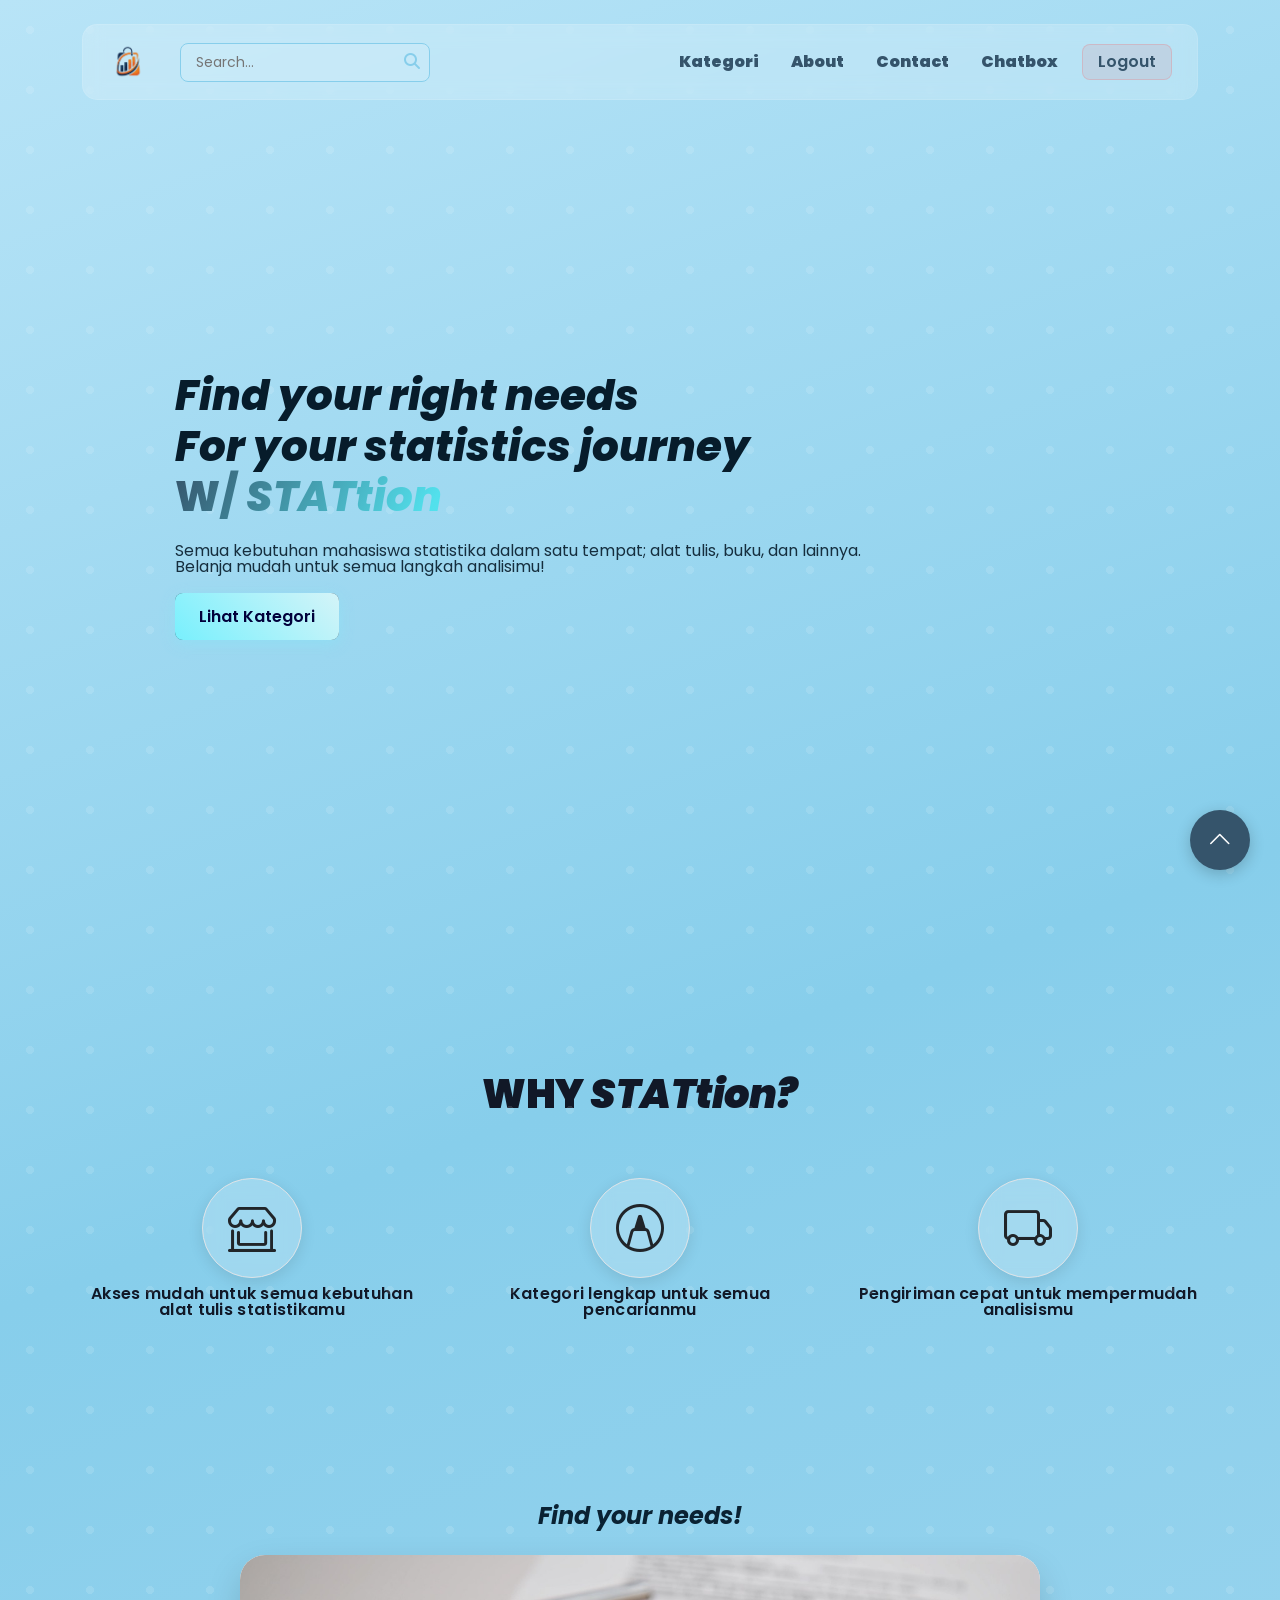
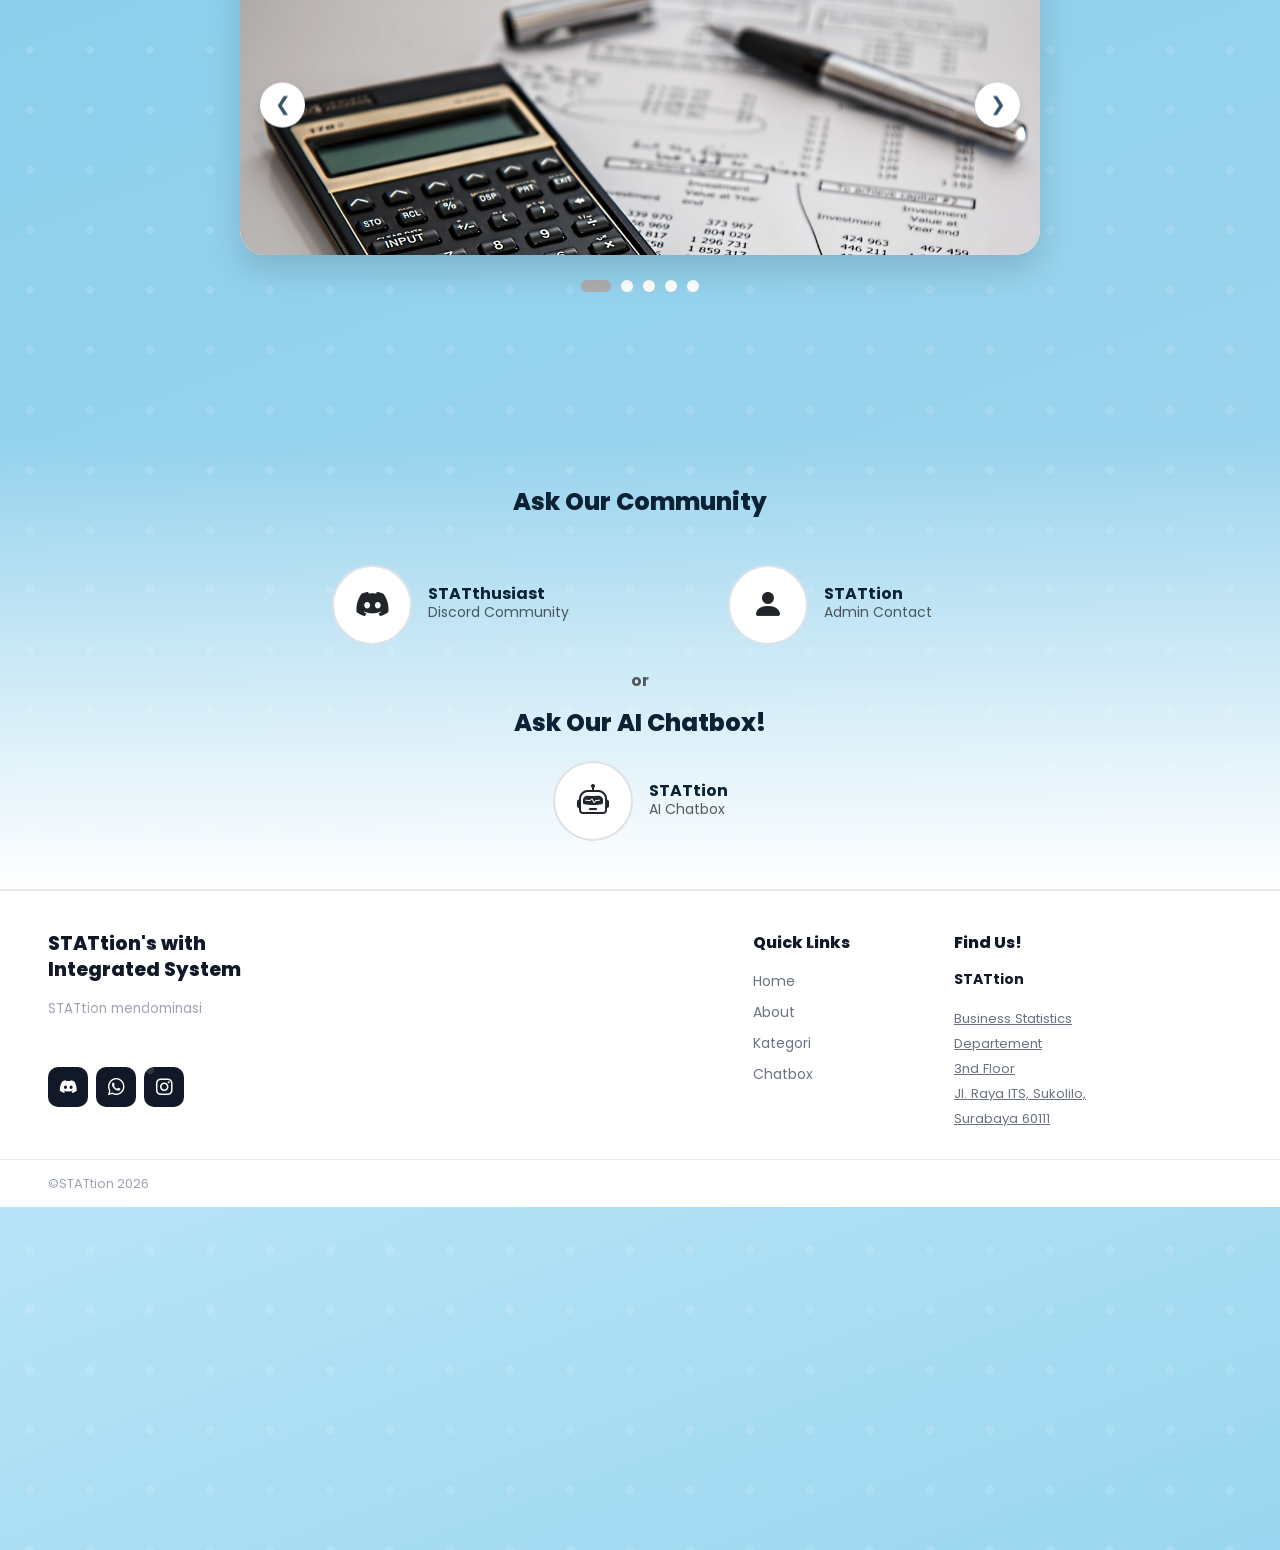
<file: index.html>
<!DOCTYPE html>
<html lang="en">
<head>
    <meta charset="UTF-8">
    <meta name="viewport" content="width=device-width, initial-scale=1.0">
    <title>STATtion</title>
    <link rel="icon" type="image/png" href="assets/logotok.png" />
    <link href="https://cdn.jsdelivr.net/npm/bootstrap@5.3.8/dist/css/bootstrap.min.css" rel="stylesheet" integrity="sha384-sRIl4kxILFvY47J16cr9ZwB07vP4J8+LH7qKQnuqkuIAvNWLzeN8tE5YBujZqJLB" crossorigin="anonymous">
    <link href="https://cdn.jsdelivr.net/npm/bootstrap-icons@1.11.3/font/bootstrap-icons.min.css" rel="stylesheet"/>
    <link href="https://fonts.googleapis.com/css2?family=Inter:wght@400;500;600;700;800&display=swap" rel="stylesheet"/>
    <link rel="stylesheet" href="https://cdnjs.cloudflare.com/ajax/libs/font-awesome/6.5.0/css/all.min.css">
    <link href="https://cdn.jsdelivr.net/npm/bootstrap@5.3.8/dist/css/bootstrap.min.css" rel="stylesheet" integrity="sha384-sRIl4kxILFvY47J16cr9ZwB07vP4J8+LH7qKQnuqkuIAvNWLzeN8tE5YBujZqJLB" crossorigin="anonymous">
    <link href="https://fonts.googleapis.com/css2?family=Poppins:wght@300;600&display=swap" rel="stylesheet">
    <link rel="stylesheet" href="style.css">
    <script src="main.js"></script>
</head>
<body>
<!-- Navbar -->
<section class="navbar-section sticky-top" id="mainNavbar">
    <div class="container mt-4">
        <header class="navbar navbar-expand-lg">
            <div class="d-flex align-items-center gap-3">
                <a class="navbar-brand logo-circle" href="#">
                    <img src="assets/logotok.png" alt="Logo" style="width: 40px;">
                </a>
                <form class="search-wrapper d-none d-lg-block">
                    <div class="search-box">
                        <input class="search-input" type="search" placeholder="Search...">
                        <button class="search-icon-btn" type="submit">
                            <i class="fa-solid fa-magnifying-glass"></i>
                        </button>
                    </div>
                </form>
            </div>

            <button class="navbar-toggler border-0" type="button" data-bs-toggle="collapse" data-bs-target="#navContent">
                <span class="navbar-toggler-icon"></span>
            </button>

            <div class="collapse navbar-collapse" id="navContent">
                <ul class="navbar-nav ms-auto gap-3 align-items-center">
                    <li class="nav-item">
                        <a class="nav-link btn-custom" href="category.html"><b>Kategori</b></a>
                    </li>
                    <li class="nav-item">
                        <a class="nav-link btn-custom" href="aboutpage.html"><b>About</b></a>
                    </li>
                    <li class="nav-item">
                        <a class="nav-link btn-custom" href="https://wa.me/628283854081496?text=Halo%20STATtion,%20saya%20mau%20tanya%20tentang%20kalkulator%20terbaru"><b>Contact</b></a>
                    </li>
                    <li class="nav-item">
                        <a class="nav-link btn-custom" href="javascript:void(0)" onclick="toggleChat()"><b>Chatbox</b></a>
                    </li>
                    <li class="nav-item">
                        <a class="nav-link btn-logout" href="loginpage.html">Logout</a>
                    </li>
                </ul>
            </div>
        </header>
    </div>
</section>

<div style="height: 50px;"></div>
   <section class="section-satu">
<div class="section-satu-bg"></div>

<!-- Section Satu -->
    <div class="container">
            <div class="section-satu-content col-md-10 mx-auto">
                
                <h1 class="section-satu-title">
                    Find your right needs <br>
                    For your statistics journey<br>
                    <span class="section-satu-highlight">W/ <i>STATtion</i></span>
                </h1>

                <p class="section-satu-sub">
                    Semua kebutuhan mahasiswa statistika dalam satu tempat; alat tulis, buku, dan lainnya.<br>
                    Belanja mudah untuk semua langkah analisimu!
                </p>

                <div class="section-satu-actions">
                    <a class="cta-main" href="#section-tiga">Lihat Kategori</a>
                </div>
                
            </div>
    </div>
    </section>
<!-- Section Dua -->
    <section class="section-dua" id="section-dua">
    <div class="container">
 
    <h2 class="why-title text-center">WHY <i>STATtion?</i></h2>
 
    <div class="row justify-content-center g-4 g-lg-5">
 
      <div class="circle-link circle-col-10 col-sm-6 col-lg-4 why-card text-center">
        <div class="circle-dua" contenteditable="true">
          <i class="bi bi-shop-window"></i>
        </div>
        <p class="why-label">Akses mudah untuk semua kebutuhan alat tulis statistikamu</p>
      </div>
 
      <div class="circle-link col-10 col-sm-6 col-lg-4 why-card justify-content-center">
        <div class="circle-dua" contenteditable="true">
          <i class="bi bi-marker-tip"></i>
        </div>
        <p class="why-label">Kategori lengkap untuk semua pencarianmu</p>
      </div>
 
      <div class="circle-link col-10 col-sm-6 col-lg-4 why-card text-center">
        <div class="circle-dua" contenteditable="true">
          <i class="bi bi-truck"></i>
        </div>
        <p class="why-label">Pengiriman cepat untuk mempermudah analisismu</p>
      </div>
      </div>
    </div>
</section>

<!-- section tiga -->
<section class="section-tiga py-5" id="section-tiga">
    <div class="container text-center">
        <h2 class="fw-bold mb-4"><i>Find your needs!</i></h2>
        <div class="slider-container">
            <div class="slider">
                <!-- Tambahkan tag <a> di sini -->
                <div class="slide">
                    <a href="category.html">
                        <img src="assets/kalkulator.jpg" alt="Image 1">
                    </a>
                </div>
                <div class="slide">
                    <a href="category.html">
                        <img src="assets/alattulis.webp" alt="Image 2">
                    </a>
                </div>
                <div class="slide">
                    <a href="category.html">
                        <img src="assets/bukustat.jpg" alt="Image 3">
                    </a>
                </div>
                <div class="slide">
                    <a href="category.html">
                        <img src="assets/elektronik.avif" alt="Image 4">
                    </a>
                </div>
                <div class="slide">
                    <a href="category.html">
                        <img src="assets/softwaare.webp" alt="Image 5">
                    </a>
                </div>
            </div>
            <button class="prev">&#10094;</button>
            <button class="next">&#10095;</button>
        </div>
        <!-- Dots container tetap sama -->
        <div class="dots-container">
            <span class="dot" data-index="0"></span>
            <span class="dot" data-index="1"></span>
            <span class="dot" data-index="2"></span>
            <span class="dot" data-index="3"></span>
            <span class="dot" data-index="4"></span>
        </div>
    </div>
</section>

<!-- section empat -->
<section class="section-empat py-5 text-center">
  <div class="container">
    <h2 class="fw-bold mb-5">Ask Our Community</h2>

    <div class="row justify-content-center align-items-center mb-4">
      <div class="col-md-4 d-flex justify-content-center mb-4 mb-md-0">
        <a href="https://discord.gg/DRYXJXCwT" class="d-flex align-items-center stat-link" style="cursor:pointer">
          <div class="stat-circle me-3">
            <i class="bi bi-discord"></i>
          </div>
          <div class="text-start">
            <p class="fw-bold m-0 lh-1">STATthusiast</p>
            <p class="m-0 small text-muted">Discord Community</p>
          </div>
        </a>
      </div>

      <div class="col-md-4 d-flex justify-content-center mb-4 mb-md-0">
        <a href="https://wa.me/628283854081496?text=Halo%20STATtion,%20saya%20mau%20tanya%20tentang%20kalkulator%20terbaru" class="d-flex align-items-center stat-link">
          <div class="stat-circle me-3">
            <i class="bi bi-person-fill"></i>
          </div>
          <div class="text-start">
            <p class="fw-bold m-0 lh-1">STATtion</p>
            <p class="m-0 small text-muted">Admin Contact</p>
          </div>
        </a>
      </div>
    </div>

    <div class="my-4">
      <p class="fw-bold text-muted italic">or</p>
      <h2 class="fw-bold">Ask Our AI Chatbox!</h2>
    </div>

    <div class="row justify-content-center">
      <div class="col-md-4 d-flex justify-content-center">
        <a href="javascript:void(0)" onclick="toggleChat()" class="d-flex align-items-center stat-link">
          <div class="stat-circle me-3">
            <i class="bi bi-robot"></i>
          </div>
          <div class="text-start">
            <p class="fw-bold m-0 lh-1">STATtion</p>
            <p class="m-0 small text-muted">AI Chatbox</p>
          </div>
        </a>
      </div>
    </div>
  </div>
</section>

<!-- ai chatbox-->
<div id="aiChatbox" class="chatbox-sidebar">
    <div class="chatbox-header">
        <h5 class="m-0">STATtion ChatBox</h5>
        <button onclick="toggleChat()" class="btn-close btn-close-white"></button>
    </div>
    
    <div id="chatBody" class="chatbox-body">
        <div class="msg ai-msg">Halo! Ada yang bisa saya bantu seputar Statistika hari ini?</div>
    </div>

    <div class="chatbox-footer">
        <input type="text" id="userInput" class="form-control" placeholder="Ketik Teks Untuk AI...">
        <button onclick="sendMessage()" class="send-btn">
            <i class="bi bi-send-fill"></i>
        </button>
    </div>
</div>

<!-- <button onclick="toggleChat()" class="chat-toggle-btn">
    <i class="bi bi-robot"></i>
</button> -->

<button onclick="toggleTop()" class="top-toggle-btn">
    <i class="bi bi-chevron-up fw-bold"></i>
</button>
<!-- <a href="#" class="btn-top" title="Kembali ke atas"
            onclick="window.scrollTo({top:0,behavior:'smooth'}); return false;">
                <i class="bi bi-chevron-up fw-bold"></i>
                </a> -->

<!-- Footer -->
        <footer>
        <div class="footer-body">
            <div class="row g-4">

            <div class="col-12 col-sm-6 col-lg-4">
                <p class="footer-brand-title">STATtion's with<br>Integrated System</p>
                <p class="footer-brand-sub">STATtion mendominasi</p>

                <div class="d-flex gap-2 mt-4 mt-lg-5">
                <!-- Discord -->
                <a href="https://discord.gg/DRYXJXCwT" class="social-btn" title="Discord">
                    <i class="bi bi-discord"></i>
                </a>
                <!-- WhatsApp -->
                <a href="https://wa.me/628283854081496?text=Halo%20STATtion,%20saya%20mau%20tanya%20tentang%20kalkulator%20terbaru" class="social-btn" title="WhatsApp">
                    <i class="bi bi-whatsapp"></i>
                </a>
                <!-- Instagram -->
                <a href="https://www.instagram.com/statt1on/" class="social-btn" title="Instagram">
                    <i class="bi bi-instagram"></i>
                </a>
                <!-- TikTok -->
                <!-- <a href="#" class="social-btn" title="TikTok">
                    <i class="bi bi-tiktok"></i>
                </a> -->
                </div>
            </div>

            <!-- COL 2 : Quick Links -->
            <div class="col-6 col-sm-3 col-lg-2 offset-lg-3">
                <p class="footer-heading">Quick Links</p>
                <ul class="footer-links">
                <li><a href="index.html">Home</a></li>
                <li><a href="aboutpage.html">About</a></li>
                <li><a href="category.html">Kategori</a></li>
                <li><a href="javascript:void(0)" onclick="toggleChat()">Chatbox</a></li>
                </ul>
            </div>

            <!-- COL 3 : Sponsors -->
            <!-- <div class="col-6 col-sm-3 col-lg-3">
                <p class="footer-heading">Sponsors</p>
                <div class="d-flex flex-column gap-3">

                </div>
            </div> -->

            <!-- COL 4 : Contact -->
            <div class="col-12 col-sm-6 col-lg-3 ">
                <p class="footer-heading">Find Us!</p>
                <p class="contact-org">STATtion</p>
                <a href="https://maps.app.goo.gl/GKJ3hAJn6wvNafHJA" class="contact-detail" target="_blank">
                Business Statistics<br>
                Departement<br>
                3nd Floor<br>
                Jl. Raya ITS, Sukolilo,<br>
                Surabaya 60111
                </a>
            </div>

            </div>
        </div>

        <!-- ---- BOTTOM BAR ---- -->
        <div class="footer-bottom d-flex align-items-center justify-content-between">
            <span class="footer-copy">©STATtion 2026</span>
            <!-- <a href="#" class="btn-top" title="Kembali ke atas"
            onclick="window.scrollTo({top:0,behavior:'smooth'}); return false;">
            <i class="bi bi-chevron-up fw-bold"></i>
            </a> -->
        </div>

        </footer>

    <script src="https://cdn.jsdelivr.net/npm/bootstrap@5.3.8/dist/js/bootstrap.bundle.min.js" integrity="sha384-FKyoEForCGlyvwx9Hj09JcYn3nv7wiPVlz7YYwJrWVcXK/BmnVDxM+D2scQbITxI" crossorigin="anonymous"></script>
</body>
</html>
</file>
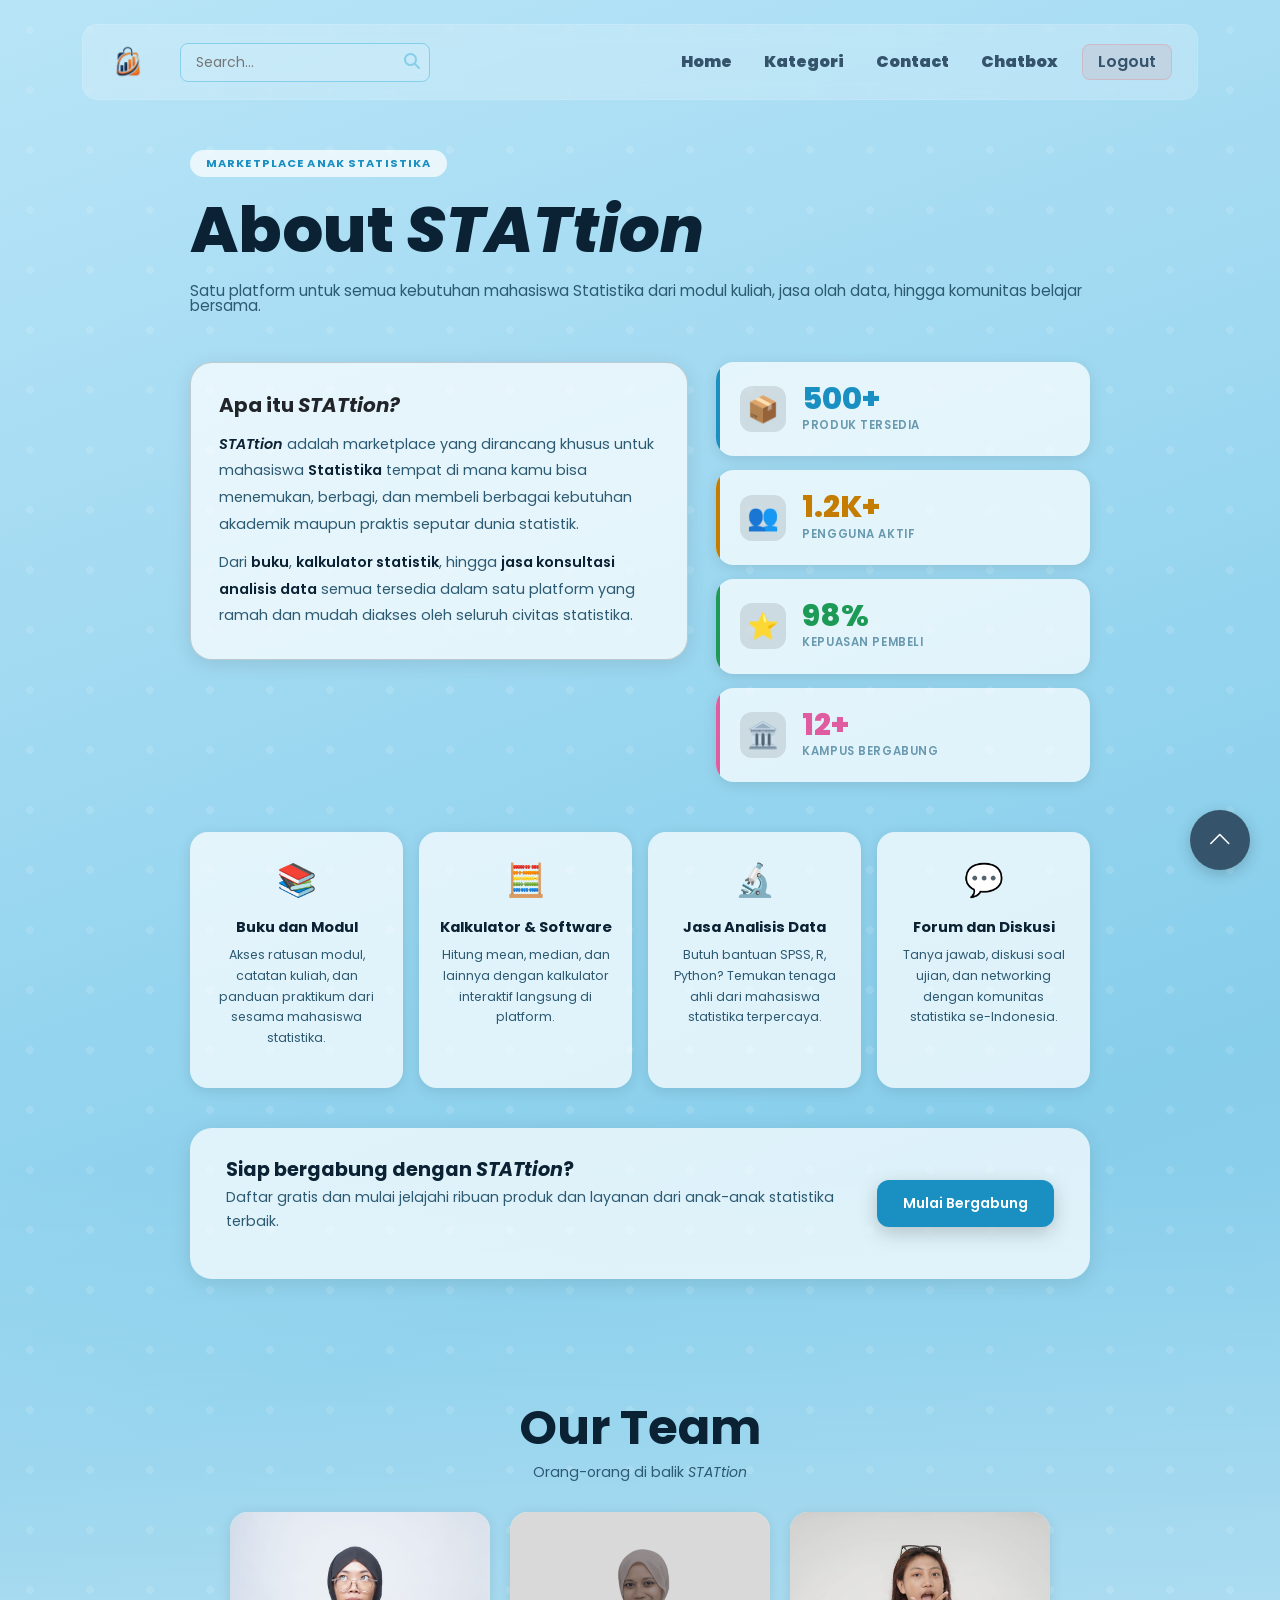
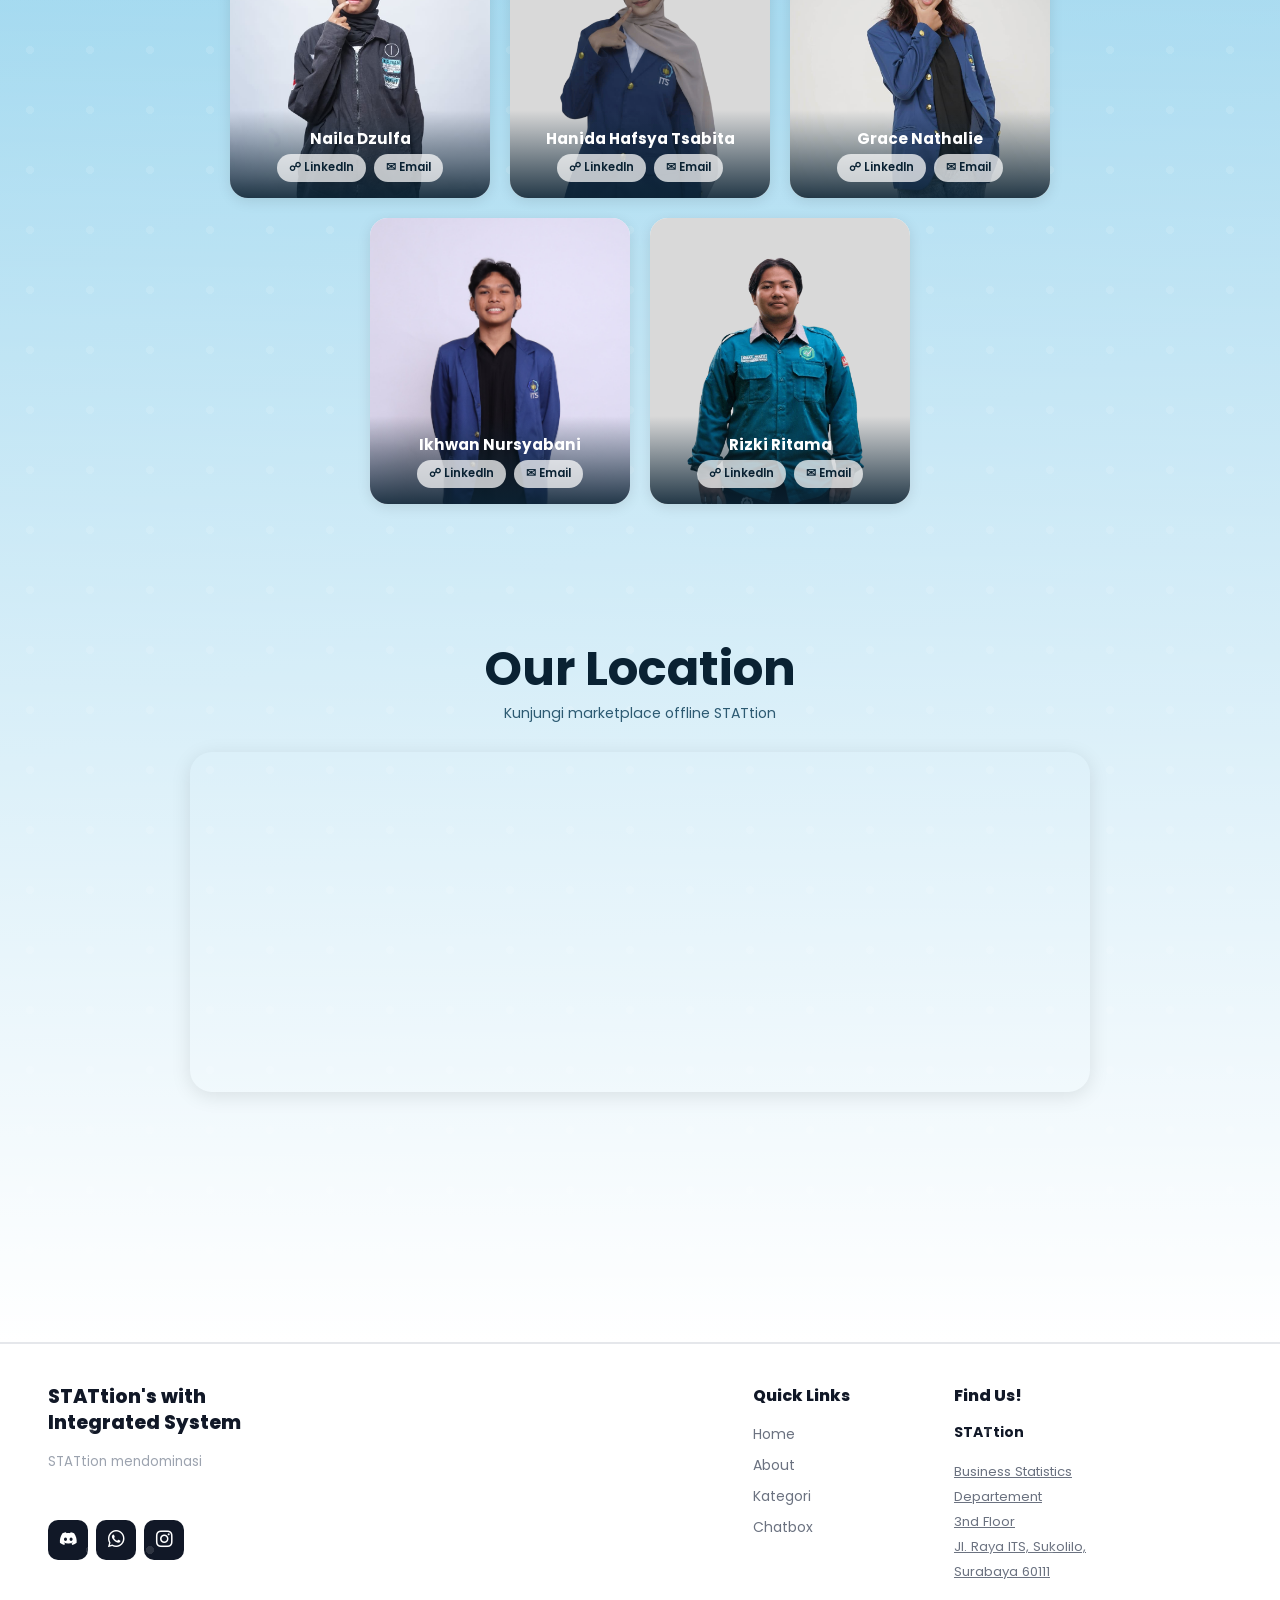
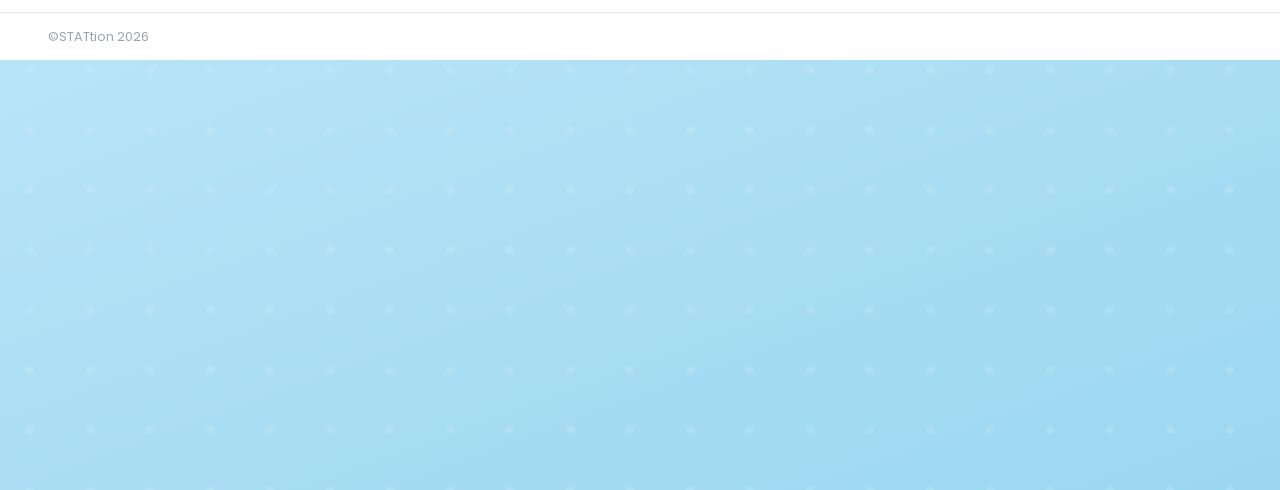
<file: aboutpage.html>
<!DOCTYPE html>
<html lang="en">
<head>
  <meta charset="UTF-8" />
  <meta name="viewport" content="width=device-width, initial-scale=1.0" />
  <link rel="icon" type="image/png" href="assets/logotok.png" />
  <title>About STATtion</title>
  <link href="https://cdn.jsdelivr.net/npm/bootstrap@5.3.8/dist/css/bootstrap.min.css" rel="stylesheet" integrity="sha384-sRIl4kxILFvY47J16cr9ZwB07vP4J8+LH7qKQnuqkuIAvNWLzeN8tE5YBujZqJLB" crossorigin="anonymous">
    <link href="https://cdn.jsdelivr.net/npm/bootstrap-icons@1.11.3/font/bootstrap-icons.min.css" rel="stylesheet"/>
    <link href="https://fonts.googleapis.com/css2?family=Inter:wght@400;500;600;700;800&display=swap" rel="stylesheet"/>
    <link rel="stylesheet" href="https://cdnjs.cloudflare.com/ajax/libs/font-awesome/6.5.0/css/all.min.css">
    <link href="https://cdn.jsdelivr.net/npm/bootstrap@5.3.8/dist/css/bootstrap.min.css" rel="stylesheet" integrity="sha384-sRIl4kxILFvY47J16cr9ZwB07vP4J8+LH7qKQnuqkuIAvNWLzeN8tE5YBujZqJLB" crossorigin="anonymous">
    <link href="https://fonts.googleapis.com/css2?family=Poppins:wght@300;600&display=swap" rel="stylesheet">
    <link rel="stylesheet" href="style.css">
    <script src="main.js"></script>
</head>
<body>
<!-- Navbar -->
    <section class="navbar-section sticky-top" id="mainNavbar">
    <div class="container mt-4">
        <header class="navbar navbar-expand-lg">
            <div class="d-flex align-items-center gap-3">
                <a class="navbar-brand logo-circle" href="#">
                    <img src="assets/logotok.png" alt="Logo" style="width: 40px;">
                </a>

                <form class="search-wrapper d-none d-lg-block">
                    <div class="search-box">
                        <input class="search-input" type="search" placeholder="Search...">
                        <button class="search-icon-btn" type="submit">
                            <i class="fa-solid fa-magnifying-glass"></i>
                        </button>
                    </div>
                </form>
            </div>

            <button class="navbar-toggler border-0" type="button" data-bs-toggle="collapse" data-bs-target="#navContent">
                <span class="navbar-toggler-icon"></span>
            </button>

            <div class="collapse navbar-collapse" id="navContent">
                <ul class="navbar-nav ms-auto gap-3 align-items-center">  
                  <li class="nav-item">
                        <a class="nav-link btn-custom" href="index.html"><b>Home</b></a>
                    </li>
                    <li class="nav-item">
                        <a class="nav-link btn-custom" href="category.html"><b>Kategori</b></a>
                    </li>
                    <!-- <li class="nav-item">
                        <a class="nav-link btn-custom" href="aboutpage.html"><b>About</b></a>
                    </li> -->
                    <li class="nav-item">
                        <a class="nav-link btn-custom" href="https://wa.me/628283854081496?text=Halo%20STATtion,%20saya%20mau%20tanya%20tentang%20kalkulator%20terbaru"><b>Contact</b></a>
                    </li>
                    <li class="nav-item">
                        <a class="nav-link btn-custom" href="javascript:void(0)" onclick="toggleChat()"><b>Chatbox</b></a>
                    </li>
                    <li class="nav-item">
                        <a class="nav-link btn-logout" href="loginpage.html">Logout</a>
                    </li>
                </ul>
            </div>
        </header>
    </div>
</section>
<div class="page">
<!-- Bagian Hero & Deskripsi (Background Gradasi Biru) -->
<section class="about-hero-bg">
  <div class="container-custom">
    <div class="header anim">
      <div class="eyebrow">Marketplace Anak Statistika</div>
      <h1>About <i>STATtion</i></h1>
      <p class="subtitle">Satu platform untuk semua kebutuhan mahasiswa Statistika dari modul kuliah, jasa olah data, hingga komunitas belajar bersama.</p><br><br>
    </div>

    <div class="main-grid anim anim-1">
      <div class="card">
        <h2>Apa itu <i>STATtion?</i></h2>
        <p><strong><i>STATtion</i></strong> adalah marketplace yang dirancang khusus untuk mahasiswa <strong>Statistika</strong> tempat di mana kamu bisa menemukan, berbagi, dan membeli berbagai kebutuhan akademik maupun praktis seputar dunia statistik.</p>
        <p>Dari <strong>buku</strong>, <strong>kalkulator statistik</strong>, hingga <strong>jasa konsultasi analisis data</strong> semua tersedia dalam satu platform yang ramah dan mudah diakses oleh seluruh civitas statistika.</p>
      </div>

      <div class="stats-col anim anim-2">
        <div class="stat-card c1">
          <div class="stat-icon">📦</div>
          <div><div class="stat-num">500+</div><div class="stat-label">Produk Tersedia</div></div>
        </div>
        <div class="stat-card c2">
          <div class="stat-icon">👥</div>
          <div><div class="stat-num">1.2K+</div><div class="stat-label">Pengguna Aktif</div></div>
        </div>
        <div class="stat-card c3">
          <div class="stat-icon">⭐</div>
          <div><div class="stat-num">98%</div><div class="stat-label">Kepuasan Pembeli</div></div>
        </div>
        <div class="stat-card c4">
          <div class="stat-icon">🏛️</div>
          <div><div class="stat-num">12+</div><div class="stat-label">Kampus Bergabung</div></div>
        </div>
      </div>
    </div>
  </div>
</section>

<!-- Bagian Features & CTA (Background Putih/Bersih) -->
<section class="content-white-bg">
  <div class="container-custom">
    <div class="features anim anim-3">
      <div class="feat-card">
        <span class="feat-emoji">📚</span>
        <div class="feat-title">Buku dan Modul</div>
        <p class="feat-desc">Akses ratusan modul, catatan kuliah, dan panduan praktikum dari sesama mahasiswa statistika.</p>
      </div>
      <div class="feat-card">
        <span class="feat-emoji">🧮</span>
        <div class="feat-title">Kalkulator & Software</div>
        <p class="feat-desc">Hitung mean, median, dan lainnya dengan kalkulator interaktif langsung di platform.</p>
      </div>
      <div class="feat-card">
        <span class="feat-emoji">🔬</span>
        <div class="feat-title">Jasa Analisis Data</div>
        <p class="feat-desc">Butuh bantuan SPSS, R, Python? Temukan tenaga ahli dari mahasiswa statistika terpercaya.</p>
      </div>
      <div class="feat-card">
        <span class="feat-emoji">💬</span>
        <div class="feat-title">Forum dan Diskusi</div>
        <p class="feat-desc">Tanya jawab, diskusi soal ujian, dan networking dengan komunitas statistika se-Indonesia.</p>
      </div>
    </div>

    <div class="cta-banner anim anim-4">
      <div class="cta-text">
        <h3>Siap bergabung dengan <i>STATtion</i>?</h3>
        <p>Daftar gratis dan mulai jelajahi ribuan produk dan layanan dari anak-anak statistika terbaik.</p>
      </div>
      <a href="loginpage.html"><button class="cta-btn">Mulai Bergabung</button></a>
    </div>
  </div>
</section>

<!-- Bagian Team & Location (Background Light Blue / Polkadot) -->
<section class="team-location-bg">
  <div class="container-custom">
    <div class="section-title anim anim-5">
      <h2>Our Team</h2>
      <p>Orang-orang di balik <i>STATtion</i></p>
    </div>

    <div class="team-grid anim anim-5">
      <div class="team-card">
        <img src="assets/ijul.jpeg" alt="Naila" />
        <div class="team-info">
          <div class="team-name">Naila Dzulfa</div>
          <!-- <div class="team-role">Founder & Data Analyst</div> -->
          <div class="team-btns">
            <a class="team-btn" href="https://www.linkedin.com/in/nailadzulfa">☍ LinkedIn</a>
            <a class="team-btn" href="mailto:naiidzull56@gmail.com">✉ Email</a>
          </div>
        </div>
      </div>
      <div class="team-card">
        <img src="assets/hani.png" alt="Hani" />
        <div class="team-info">
          <div class="team-name">Hanida Hafsya Tsabita</div>
          <!-- <div class="team-role">R & SPSS Consultant</div> -->
          <div class="team-btns">
            <a class="team-btn" href="https://www.linkedin.com/in/hanida-hafsya-tsabita-42b849380/">☍ LinkedIn</a>
            <a class="team-btn" href="mailto:hanidahafsya@gmail.com">✉ Email</a>
          </div>
        </div>
      </div>
      <div class="team-card">
        <img src="assets/grace.jpeg" alt="Grace" />
        <div class="team-info">
          <div class="team-name">Grace Nathalie</div>
          <!-- <div class="team-role">Python & ML Analyst</div> -->
          <div class="team-btns">
            <a class="team-btn" href="https://www.linkedin.com/in/grace-nathalie-diandra-8ba460315/">☍ LinkedIn</a>
            <a class="team-btn" href="mailto:gracechristy96@gmail.com">✉ Email</a>
          </div>
        </div>
      </div>
      <div class="team-card">
        <img src="assets/ikhwan.jpeg" alt="Ikhwan" />
        <div class="team-info">
          <div class="team-name">Ikhwan Nursyabani</div>
          <!-- <div class="team-role">Content & Community</div> -->
          <div class="team-btns">
            <a class="team-btn" href="https://www.linkedin.com/in/ikhwan-nur-sya-bani-666231343">☍ LinkedIn</a>
            <a class="team-btn" href="mailto:nursyabaniikhwan@gmail.com">✉ Email</a>
          </div>
        </div>
      </div>
      <div class="team-card">
        <img src="assets/kiki.png" alt="Kiki" />
        <div class="team-info">
          <div class="team-name">Rizki Ritama</div>
          <!-- <div class="team-role">UI & Platform Dev</div> -->
          <div class="team-btns">
            <a class="team-btn" href="https://www.linkedin.com/in/rizki-ritama-43b7783a9">☍ LinkedIn</a>
            <a class="team-btn" href="mailto:rizkiritama27@gmail.com">✉ Email</a>
          </div>
        </div>
      </div>
    </div>
<br>
<br><br> <button onclick="toggleTop()" class="top-toggle-btn">
    <i class="bi bi-chevron-up fw-bold"></i>
</button>
    <div class="section-title anim anim-6">
      <h2>Our Location</h2>
      <p>Kunjungi marketplace offline STATtion</p>
    </div>
    <div class="maps-wrap anim anim-6">
      <iframe src="https://www.google.com/maps/embed?pb=!1m18!1m12!1m3!1d3957.6699275616384!2d112.79010817357141!3d-7.278346871523232!2m3!1f0!2f0!3f0!3m2!1i1024!2i768!4f13.1!3m3!1m2!1s0x2dd7fbfa2ec4fcbb%3A0x3404f45cc0d80e82!2sDepartemen%20Statistika%20Bisnis%20ITS%20Surabaya!5e0!3m2!1sid!2sid!4v1777338218830!5m2!1sid!2sid" allowfullscreen="" loading="lazy"></iframe>
    </div>
  </div>
</section>
</div>
  <!-- <div class="page">
    <div class="header anim">
      <div class="eyebrow">Marketplace Anak Statistika</div>
      <h1>About <i>STATtion</i></h1>
      <p class="subtitle">Satu platform untuk semua kebutuhan mahasiswa Statistika dari modul kuliah, jasa olah data,
        hingga komunitas belajar bersama.</p><br>
    </div> -->

    <!-- Main Grid -->
    <!-- <div class="main-grid anim anim-1">
      <div class="card">
        <h2>Apa itu <i>STATtion?</i></h2>
        <p><strong><i>STATtion</i></strong> adalah marketplace yang dirancang khusus untuk mahasiswa
          <strong>Statistika</strong> tempat di mana kamu bisa menemukan, berbagi, dan membeli berbagai kebutuhan
          akademik maupun praktis seputar dunia statistik.</p>
        <p>Dari <strong>buku</strong>, <strong>kalkulator statistik</strong>, hingga <strong>jasa konsultasi analisis
            data</strong> semua tersedia dalam satu platform yang ramah dan mudah diakses oleh seluruh civitas
          statistika.</p>
        <p><i>STATtion</i> hadir karena kami percaya bahwa kolaborasi antar mahasiswa statistika adalah kunci untuk tumbuh
          bersama, baik secara akademik maupun profesional.</p>
      </div>

      <div class="stats-col anim anim-2">
        <div class="stat-card c1">
          <div class="stat-icon">📦</div>
          <div>
            <div class="stat-num">500+</div>
            <div class="stat-label">Produk Tersedia</div>
          </div>
        </div>
        <div class="stat-card c2">
          <div class="stat-icon">👥</div>
          <div>
            <div class="stat-num">1.2K+</div>
            <div class="stat-label">Pengguna Aktif</div>
          </div>
        </div>
        <div class="stat-card c3">
          <div class="stat-icon">⭐</div>
          <div>
            <div class="stat-num">98%</div>
            <div class="stat-label">Kepuasan Pembeli</div>
          </div>
        </div>
        <div class="stat-card c4">
          <div class="stat-icon">🏛️</div>
          <div>
            <div class="stat-num">12+</div>
            <div class="stat-label">Kampus Bergabung</div>
          </div>
        </div>
      </div>
    </div> -->

    <!-- Feature Cards -->
    <!-- <div class="features anim anim-3">
      <div class="feat-card">
        <span class="feat-emoji">📚</span>
        <div class="feat-title">Buku dan Modul</div>
        <p class="feat-desc">Akses ratusan modul, catatan kuliah, dan panduan praktikum dari sesama mahasiswa
          statistika.</p>
      </div>
      <div class="feat-card">
        <span class="feat-emoji">🧮</span>
        <div class="feat-title">Kalkulator dan Lisensi Software</div>
        <p class="feat-desc">Hitung mean, median, modus, standar deviasi, dan lainnya dengan kalkulator interaktif
          langsung di platform.</p>
      </div>
      <div class="feat-card">
        <span class="feat-emoji">🔬</span>
        <div class="feat-title">Jasa Analisis Data</div>
        <p class="feat-desc">Butuh bantuan SPSS, R, Python? Temukan tenaga ahli dari mahasiswa statistika terpercaya.
        </p>
      </div>
      <div class="feat-card">
        <span class="feat-emoji">💬</span>
        <div class="feat-title">Forum dan Diskusi</div>
        <p class="feat-desc">Tanya jawab, diskusi soal ujian, dan networking dengan komunitas statistika se-Indonesia.
        </p>
      </div>
    </div> -->

    <!-- CTA Banner -->
    <!-- <div class="cta-banner anim anim-4">
      <div class="cta-text">
        <h3>Siap bergabung dengan <i>STATtion</i>?</h3>
        <p>Daftar gratis dan mulai jelajahi ribuan produk dan layanan dari anak-anak statistika terbaik.</p>
      </div>
      <a href="loginpage.html"><button class="cta-btn">Mulai Bergabung</button></a>
    </div> -->

    <!-- Our Team -->
    <!-- <div class="section-title anim anim-5">
      <h2>Our Team</h2>
      <p>Orang-orang di balik <i>STATtion</i></p>
    </div>

    <div class="team-grid anim anim-5">
      <div class="team-card">
        <img src="assets/ijul.jpeg" alt="Naila" />
        <div class="team-info">
          <div class="team-name">Naila Dzulfa</div>
          <div class="team-role">Founder & Data Analyst</div>
          <div class="team-btns">
            <a class="team-btn" href="https://www.linkedin.com/in/nailadzulfa">☍ LinkedIn</a>
            <a class="team-btn" href="mailto:naiidzull56@gmail.com">✉ Email</a>
          </div>
        </div>
      </div>
      <div class="team-card">
        <img src="assets/hani.jpeg" alt="Hani" />
        <div class="team-info">
          <div class="team-name">Hanida Hafsya Tsabita</div>
          <div class="team-role">R & SPSS Consultant</div>
          <div class="team-btns">
            <a class="team-btn" href="https://www.linkedin.com/in/hanida-hafsya-tsabita-42b849380/">☍ LinkedIn</a>
            <a class="team-btn" href="mailto:hanidahafsya@gmail.com">✉ Email</a>
          </div>
        </div>
      </div>
      <div class="team-card">
        <img src="assets/grace.jpeg" alt="Grace" />
        <div class="team-info">
          <div class="team-name">Grace Nathalie</div>
          <div class="team-role">Python & ML Analyst</div>
          <div class="team-btns">
            <a class="team-btn" href="https://www.linkedin.com/in/grace-nathalie-3a4b2b210/">☍ LinkedIn</a>
            <a class="team-btn" href="mailto:gracechristy96@gmail.com">✉ Email</a>
          </div>
        </div>
      </div>
      <div class="team-card">
        <img src="assets/ikhwan.jpeg" alt="Ikhwan" />
        <div class="team-info">
          <div class="team-name">Ikhwan Nursyabani</div>
          <div class="team-role">Content & Community</div>
          <div class="team-btns">
            <a class="team-btn" href="https://www.linkedin.com/in/ikhwan-nur-sya-bani-666231343">☍ LinkedIn</a>
            <a class="team-btn" href="mailto:nursyabaniikhwan@gmail.com">✉ Email</a>
          </div>
        </div>
      </div>
      <div class="team-card">
        <img src="assets/kiki.jpeg" alt="Kiki" />
        <div class="team-info">
          <div class="team-name">Rizki Ritama</div>
          <div class="team-role">UI & Platform Dev</div>
          <div class="team-btns">
            <a class="team-btn" href="https://www.linkedin.com/in/rizki-ritama-43b7783a9">☍ LinkedIn</a>
            <a class="team-btn" href="mailto:rizkiritama27@gmail.com">✉ Email</a>
          </div>
        </div>
      </div>
    </div>

    <div class="location"> -->
    <!-- Our Location -->
    <!-- <div class="section-title anim anim-6">
      <h2>Our Location</h2>
      <p>Kunjungi marketplace offline STATtion</p>
    </div>

    <div class="maps-wrap anim anim-6">
      <iframe
        src="https://www.google.com/maps/embed?pb=!1m18!1m12!1m3!1d3957.6699275616384!2d112.79010817357141!3d-7.278346871523232!2m3!1f0!2f0!3f0!3m2!1i1024!2i768!4f13.1!3m3!1m2!1s0x2dd7fbfa2ec4fcbb%3A0x3404f45cc0d80e82!2sDepartemen%20Statistika%20Bisnis%20ITS%20Surabaya!5e0!3m2!1sid!2sid!4v1777338218830!5m2!1sid!2sid"
        allowfullscreen="" loading="lazy" referrerpolicy="no-referrer-when-downgrade"></iframe>
    </div>
    </div>
  </div> -->
  <!-- ai chatbox-->
<div id="aiChatbox" class="chatbox-sidebar">
    <div class="chatbox-header">
        <h5 class="m-0">STATtion ChatBox</h5>
        <button onclick="toggleChat()" class="btn-close btn-close-white"></button>
    </div>
    
    <div id="chatBody" class="chatbox-body">
        <div class="msg ai-msg">Halo! Ada yang bisa saya bantu seputar Statistika hari ini?</div>
    </div>

    <div class="chatbox-footer">
        <input type="text" id="userInput" class="form-control" placeholder="Ketik Teks Untuk AI...">
        <button onclick="sendMessage()" class="send-btn">
            <i class="bi bi-send-fill"></i>
        </button>
    </div>
</div>

<!-- Footer -->
        <footer>
        <div class="footer-body">
            <div class="row g-4">

            <div class="col-12 col-sm-6 col-lg-4">
                <p class="footer-brand-title">STATtion's with<br>Integrated System</p>
                <p class="footer-brand-sub">STATtion mendominasi</p>

                <div class="d-flex gap-2 mt-4 mt-lg-5">
                <!-- Discord -->
                <a href="https://discord.gg/DRYXJXCwT" class="social-btn" title="Discord">
                    <i class="bi bi-discord"></i>
                </a>
                <!-- WhatsApp -->
                <a href="https://wa.me/628283854081496?text=Halo%20STATtion,%20saya%20mau%20tanya%20tentang%20kalkulator%20terbaru" class="social-btn" title="WhatsApp">
                    <i class="bi bi-whatsapp"></i>
                </a>
                <!-- Instagram -->
                <a href="https://www.instagram.com/statt1on/" class="social-btn" title="Instagram">
                    <i class="bi bi-instagram"></i>
                </a>
                <!-- TikTok -->
                <!-- <a href="#" class="social-btn" title="TikTok">
                    <i class="bi bi-tiktok"></i>
                </a> -->
                </div>
            </div>

            <!-- COL 2 : Quick Links -->
            <div class="col-6 col-sm-3 col-lg-2 offset-lg-3">
                <p class="footer-heading">Quick Links</p>
                <ul class="footer-links">
                <li><a href="index.html">Home</a></li>
                <li><a href="aboutpage.html">About</a></li>
                <li><a href="category.html">Kategori</a></li>
                <li><a href="javascript:void(0)" onclick="toggleChat()">Chatbox</a></li>
                </ul>
            </div>

            <!-- COL 3 : Sponsors -->
            <!-- <div class="col-6 col-sm-3 col-lg-3">
                <p class="footer-heading">Sponsors</p>
                <div class="d-flex flex-column gap-3">

                </div>
            </div> -->

            <!-- COL 4 : Contact -->
            <div class="col-12 col-sm-6 col-lg-3 ">
                <p class="footer-heading">Find Us!</p>
                <p class="contact-org">STATtion</p>
                <a href="https://maps.app.goo.gl/GKJ3hAJn6wvNafHJA" class="contact-detail" target="_blank">
                Business Statistics<br>
                Departement<br>
                3nd Floor<br>
                Jl. Raya ITS, Sukolilo,<br>
                Surabaya 60111
                </a>
            </div>

            </div>
        </div>

        <!-- ---- BOTTOM BAR ---- -->
        <div class="footer-bottom d-flex align-items-center justify-content-between">
            <span class="footer-copy">©STATtion 2026</span>
            <!-- <a href="#" class="btn-top" title="Kembali ke atas"
            onclick="window.scrollTo({top:0,behavior:'smooth'}); return false;">
            <i class="bi bi-chevron-up fw-bold"></i>
            </a> -->
        </div>

        </footer>
</body>

</html>
</file>
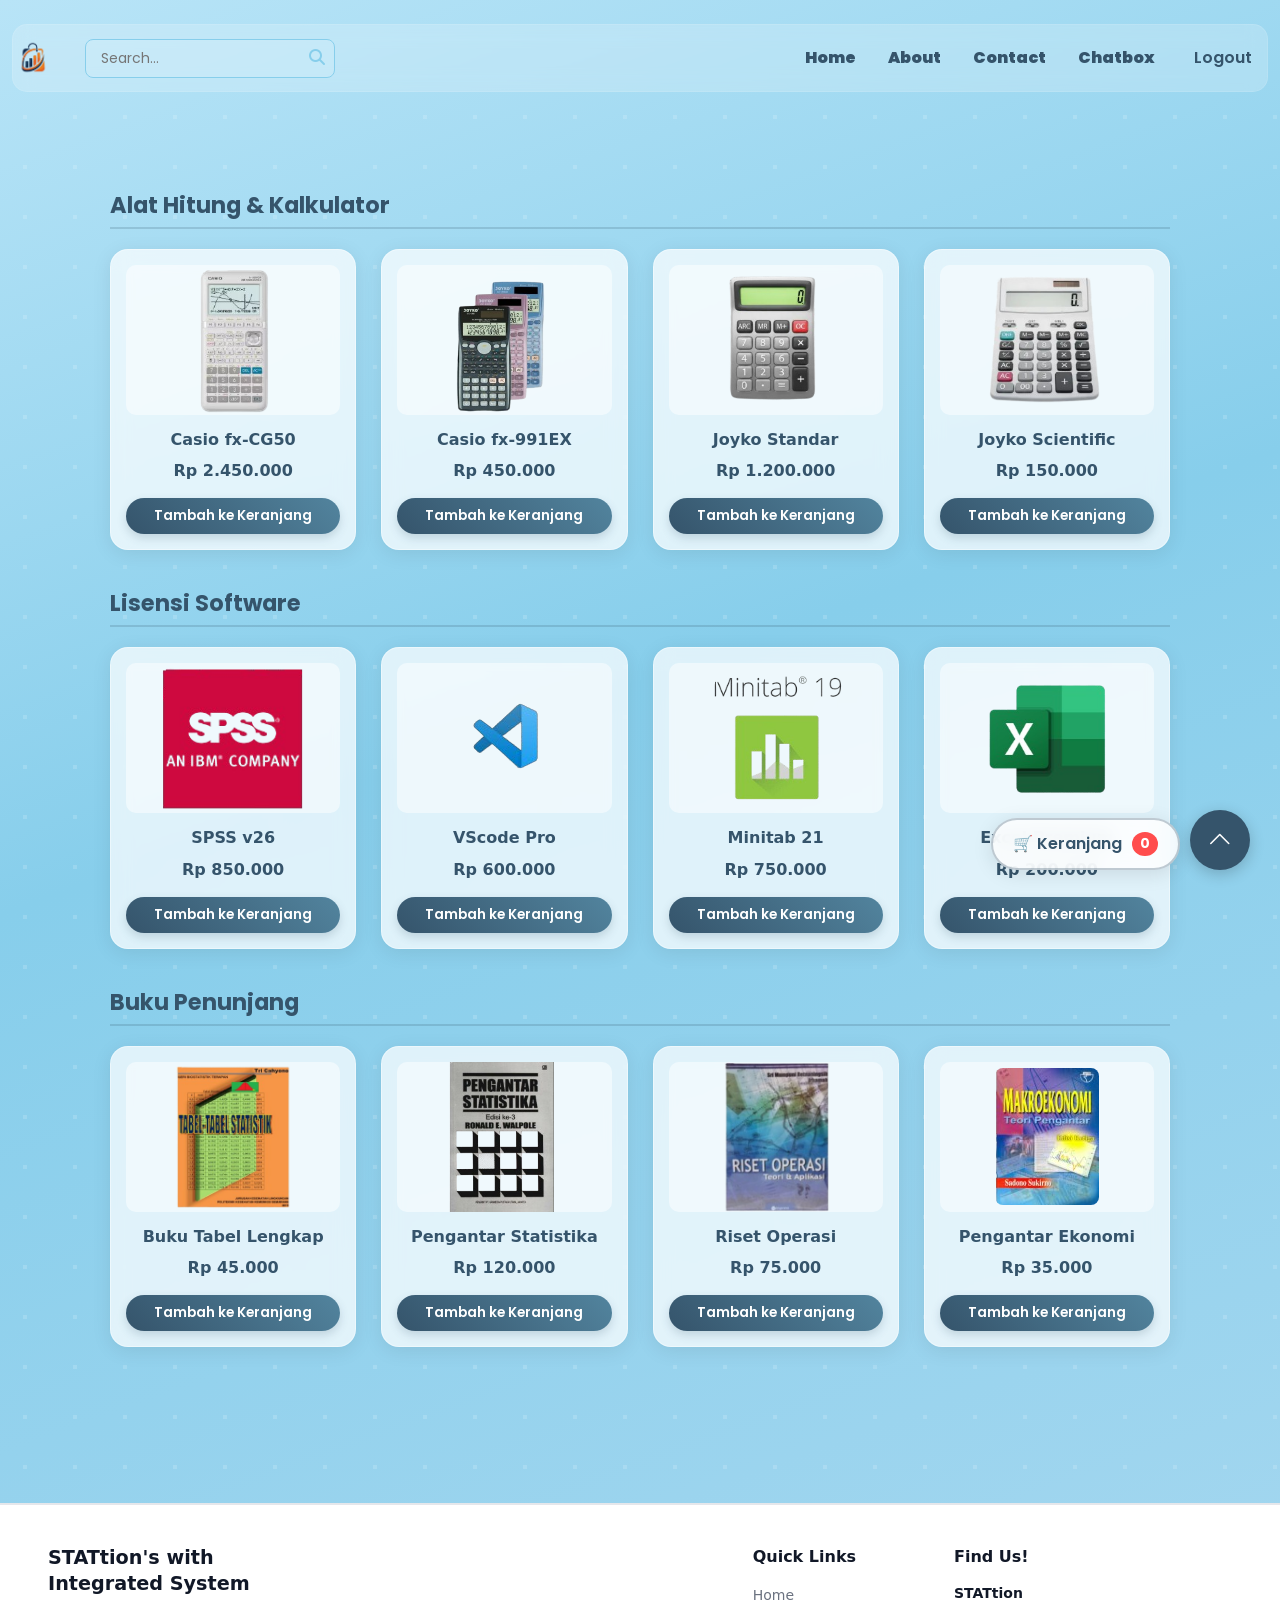
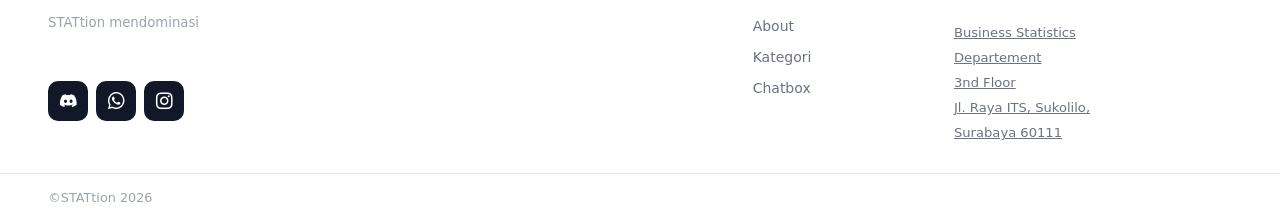
<file: category.html>
<!DOCTYPE html>
<html lang="en">
<head>
    <meta charset="UTF-8">
    <meta name="viewport" content="width=device-width, initial-scale=1.0">
    <title>STATtion Marketplace</title>
    <link rel="icon" type="image/png" href="assets/logotok.png" />
    <link rel="stylesheet" href="style.css">
    <link rel="stylesheet" href="https://cdnjs.cloudflare.com/ajax/libs/font-awesome/6.5.0/css/all.min.css">
    <link href="https://cdn.jsdelivr.net/npm/bootstrap@5.3.8/dist/css/bootstrap.min.css" rel="stylesheet" integrity="sha384-sRIl4kxILFvY47J16cr9ZwB07vP4J8+LH7qKQnuqkuIAvNWLzeN8tE5YBujZqJLB" crossorigin="anonymous">
    <link href="https://cdn.jsdelivr.net/npm/bootstrap-icons@1.11.3/font/bootstrap-icons.min.css" rel="stylesheet"/>
    <link href="https://fonts.googleapis.com/css2?family=Inter:wght@400;500;600;700;800&display=swap" rel="stylesheet"/>
    <link href="https://cdn.jsdelivr.net/npm/bootstrap@5.3.8/dist/css/bootstrap.min.css" rel="stylesheet" integrity="sha384-sRIl4kxILFvY47J16cr9ZwB07vP4J8+LH7qKQnuqkuIAvNWLzeN8tE5YBujZqJLB" crossorigin="anonymous">
    <link href="https://fonts.googleapis.com/css2?family=Poppins:wght@300;600&display=swap" rel="stylesheet">
    <script src="main.js"></script>
</head>
<body>
<!-- Navbar -->
<section class="navbar-section sticky-top" id="mainNavbar">
    <div class="container-fluid mt-4">
        <header class="navbar navbar-expand-lg">
            <div class="d-flex align-items-center gap-3">
                <a class="navbar-brand logo-circle" href="#">
                    <img src="assets/logotok.png" alt="Logo" style="width: 40px;">
                </a>
                <form class="search-wrapper d-none d-lg-block">
                    <div class="search-box">
                        <input class="search-input" type="search" placeholder="Search...">
                        <button class="search-icon-btn" type="submit">
                            <i class="fa-solid fa-magnifying-glass"></i>
                        </button>
                    </div>
                </form>
            </div>

            <button class="navbar-toggler border-0" type="button" data-bs-toggle="collapse" data-bs-target="#navContent">
                <span class="navbar-toggler-icon"></span>
            </button>

            <div class="collapse navbar-collapse" id="navContent">
                <ul class="navbar-nav ms-auto gap-3 align-items-center">
                    <li class="nav-item">
                        <a class="nav-link btn-custom" href="index.html"><b>Home</b></a>
                    </li>
                    <li class="nav-item">
                        <a class="nav-link btn-custom" href="aboutpage.html"><b>About</b></a>
                    </li>
                    <li class="nav-item">
                        <a class="nav-link btn-custom" href="https://wa.me/628283854081496?text=Halo%20STATtion,%20saya%20mau%20tanya%20tentang%20kalkulator%20terbaru"><b>Contact</b></a>
                    </li>
                    <li class="nav-item">
                        <a class="nav-link btn-custom" href="javascript:void(0)" onclick="toggleChat()"><b>Chatbox</b></a>
                    </li>
                    <li class="nav-item">
                        <a class="nav-link btn-logout" href="loginpage.html">Logout</a>
                    </li>
                </ul>
            </div>
        </header>
    </div>
</section>
<section class="marketplace">
    <div class="container-kategori">
        <section class="category-section">
            <h2 class="category-title">Alat Hitung & Kalkulator</h2>
            <div class="product-grid">
                <div class="product-card">
                    <div class="product-image"><img src="assets/Kalkulator grafik.png"></div>
                    <h3>Casio fx-CG50</h3>
                    <span class="price">Rp 2.450.000</span>
                    <button class="add-to-cart-btn" onclick="tambahKeKeranjang()">Tambah ke Keranjang</button>
                    <div class="detail-mengambang">
                        <p><strong>Spesifikasi Unggulan:</strong></p>
                        <ul>
                            <li>Layar Resolusi Tinggi</li>
                            <li>Fungsi Grafik 3D</li>
                            <li>Cocok untuk statistik lanjutan</li>
                        </ul>
                    </div>
                </div>
                <div class="product-card">
                    <div class="product-image"><img src="assets/Kalkulator scientific.png"></div>
                    <h3>Casio fx-991EX</h3>
                    <span class="price">Rp 450.000</span>
                    <button class="add-to-cart-btn" onclick="tambahKeKeranjang()">Tambah ke Keranjang</button>
                    <div class="detail-mengambang">
                        <p><strong>Spesifikasi Unggulan:</strong></p>
                        <ul>
                            <li>Mendukung perhitungan Kalkulus</li>
                            <li>Fitur spreadsheet</li>
                            <li>Tampilan menu berbasis icon</li>
                        </ul>
                    </div>
                </div>
                <div class="product-card">
                    <div class="product-image"><img src="assets/Kalkulator mini.png"></div>
                    <h3>Joyko Standar</h3>
                    <span class="price">Rp 1.200.000</span>
                    <button class="add-to-cart-btn" onclick="tambahKeKeranjang()">Tambah ke Keranjang</button>
                    <div class="detail-mengambang">
                        <p><strong>Spesifikasi Unggulan:</strong></p>
                        <ul>
                            <li>Layar lebar 12 digit mudah dibaca</li>
                            <li>Daya baterai & Tenaga surya</li>
                            <li>Cocok untuk perhitungan aritmatika cepat</li>
                        </ul>
                    </div>
                </div>
                <div class="product-card">
                    <div class="product-image"><img src="assets/Kalkulator standar.png"></div>
                    <h3>Joyko Scientific</h3>
                    <span class="price">Rp 150.000</span>
                    <button class="add-to-cart-btn" onclick="tambahKeKeranjang()">Tambah ke Keranjang</button>
                    <div class="detail-mengambang">
                        <p><strong>Spesifikasi Unggulan:</strong></p>
                        <ul>
                            <li>Menampilkan layar dua baris </li>
                            <li>Fitur 400+ fungsi aritmatika</li>
                            <li>Pilihan ekonomis dan fungsional untuk pelajar</li>
                        </ul>
                    </div>
                </div>
             </div>
        </section>   

        <section class="category-section">
            <h2 class="category-title">Lisensi Software </h2>
            <div class="product-grid">
                <div class="product-card">
                    <div class="product-image"><img src="assets/spss.png" alt=""></div>
                    <h3>SPSS v26</h3>
                    <span class="price">Rp 850.000</span>
                    <button class="add-to-cart-btn" onclick="tambahKeKeranjang()">Tambah ke Keranjang</button>
                    <div class="detail-mengambang">
                        <p><strong>Spesifikasi Unggulan:</strong></p>
                        <ul>
                            <li>Analisis statistik komprehensif</li>
                            <li>Mendukung ujihipotesis dan pemodelan</li>
                            <li>Visualisasi grafik siap pakai untuk paper</li>
                        </ul>
                    </div>
                </div>
                <div class="product-card">
                    <div class="product-image"><img src="assets/vscode pro.png" alt=""></div>
                    <h3>VScode Pro</h3>
                    <span class="price">Rp 600.000</span>
                    <button class="add-to-cart-btn" onclick="tambahKeKeranjang()">Tambah ke Keranjang</button>
                    <div class="detail-mengambang">
                        <p><strong>Spesifikasi Unggulan:</strong></p>
                        <ul>
                            <li>Dukungan optimal untuk web development </li>
                            <li>Dilengkapi ekstensi premium bawaan</li>
                            <li>Fitur auto complete cerdas</li>
                        </ul>
                    </div>
                </div>
                <div class="product-card">
                    <div class="product-image"><img src="assets/minitab 19.png" alt=""></div>
                    <h3>Minitab 21</h3>
                    <span class="price">Rp 750.000</span>
                    <button class="add-to-cart-btn" onclick="tambahKeKeranjang()">Tambah ke Keranjang</button>
                    <div class="detail-mengambang">
                        <p><strong>Spesifikasi Unggulan:</strong></p>
                        <ul>
                            <li>Perangkat analisis dasar hingga tingkat lanjut </li>
                            <li>Tampilan visualisasi user-friendly</li>
                            <li>Fitur assistant interaktif</li>
                        </ul>
                    </div>
                </div>
                <div class="product-card">
                    <div class="product-image"><img src="assets/excel premium.png" alt=""></div>
                    <h3>Excel Premium</h3>
                    <span class="price">Rp 200.000</span>
                    <button class="add-to-cart-btn" onclick="tambahKeKeranjang()">Tambah ke Keranjang</button>
                    <div class="detail-mengambang">
                        <p><strong>Spesifikasi Unggulan:</strong></p>
                        <ul>
                            <li>Data analysis tool untuk statistik instan</li>
                            <li>Mendukung pengolahan Big Data</li>
                            <li>Visualisasi dashboard interaktif dan dinamis</li>
                        </ul>
                    </div>
                </div>
            </div>
        </section>

        <section class="category-section">
            <h2 class="category-title">Buku Penunjang</h2>
            <div class="product-grid">
                <div class="product-card">
                    <div class="product-image"><img src="assets/bukutabel.png"></div>
                    <h3>Buku Tabel Lengkap</h3>
                    <span class="price">Rp 45.000</span>
                    <button class="add-to-cart-btn" onclick="tambahKeKeranjang()">Tambah ke Keranjang</button>
                    <div class="detail-mengambang">
                        <p><strong>Spesifikasi Unggulan:</strong></p>
                        <ul>
                            <li>Format tabel rapi dan mudah dibaca</li>
                            <li>Praktis, tanpa perlu menghitung manual</li>
                            <li>Ukuran ringkas, mudah dibawa kemana-mana</li>
                        </ul>
                    </div>
                </div>
                <div class="product-card">
                    <div class="product-image"><img src="assets/pengantar stat.png"></div>
                    <h3>Pengantar Statistika</h3>
                    <span class="price">Rp 120.000</span>
                    <button class="add-to-cart-btn" onclick="tambahKeKeranjang()">Tambah ke Keranjang</button>
                    <div class="detail-mengambang">
                        <p><strong>Spesifikasi Unggulan:</strong></p>
                        <ul>
                            <li>Membahas tuntas konsep probabilitas</li>
                            <li>Dilengkapi ratusan soal aplikatif</li>
                            <li>Direkomendasikan sebagai pondasi awal ilmu statistika</li>
                        </ul>
                    </div>
                </div>
                <div class="product-card">
                    <div class="product-image"><img src="assets/risop.png"></div>
                    <h3>Riset Operasi</h3>
                    <span class="price">Rp 75.000</span>
                    <button class="add-to-cart-btn" onclick="tambahKeKeranjang()">Tambah ke Keranjang</button>
                    <div class="detail-mengambang">
                        <p><strong>Spesifikasi Unggulan:</strong></p>
                        <ul>
                            <li>Panduan lengkap pemecahan masalah dan pengambilan keputusan</li>
                            <li>Memberikan contoh langsung bidang industri</li>
                            <li>Penjelasan alur logika runtut</li>
                        </ul>
                    </div>
                </div>
                <div class="product-card">
                    <div class="product-image"><img src="assets/makroekonomi.png"></div>
                    <h3>Pengantar Ekonomi</h3>
                    <span class="price">Rp 35.000</span>
                    <button class="add-to-cart-btn" onclick="tambahKeKeranjang()">Tambah ke Keranjang</button>
                    <div class="detail-mengambang">
                        <p><strong>Spesifikasi Unggulan:</strong></p>
                        <ul>
                            <li>Relevan menganalisis fenomena bisnis</li>
                            <li>Cocok sebagai fundamental makroekonomi</li>
                        </ul>
                    </div>
                </div>
            </div>
            <br><br><br><br>
        </section>
        </section>
         <div class="floating-cart">
                🛒 Keranjang
                <span id="jumlah-item" class="cart-count">0</span>
            </div>
            <script>
                let jumlahDiKeranjang = 0;
                function tambahKeKeranjang(){
                    jumlahDiKeranjang++;
                    document.getElementById("jumlah-item").innerText=jumlahDiKeranjang;
                }
            </script>

            <button onclick="toggleTop()" class="top-toggle-btn">
             <i class="bi bi-chevron-up fw-bold"></i>

             </button></div>

             <!-- Footer -->
        <footer>
        <div class="footer-body">
            <div class="row g-4">

            <div class="col-12 col-sm-6 col-lg-4">
                <p class="footer-brand-title">STATtion's with<br>Integrated System</p>
                <p class="footer-brand-sub">STATtion mendominasi</p>

                <div class="d-flex gap-2 mt-4 mt-lg-5">
                <!-- Discord -->
                <a href="https://discord.gg/DRYXJXCwT" class="social-btn" title="Discord">
                    <i class="bi bi-discord"></i>
                </a>
                <!-- WhatsApp -->
                <a href="https://wa.me/628283854081496?text=Halo%20STATtion,%20saya%20mau%20tanya%20tentang%20kalkulator%20terbaru" class="social-btn" title="WhatsApp">
                    <i class="bi bi-whatsapp"></i>
                </a>
                <!-- Instagram -->
                <a href="https://www.instagram.com/statt1on/" class="social-btn" title="Instagram">
                    <i class="bi bi-instagram"></i>
                </a>
                <!-- TikTok -->
                <!-- <a href="#" class="social-btn" title="TikTok">
                    <i class="bi bi-tiktok"></i>
                </a> -->
                </div>
            </div>

            <!-- COL 2 : Quick Links -->
            <div class="col-6 col-sm-3 col-lg-2 offset-lg-3">
                <p class="footer-heading">Quick Links</p>
                <ul class="footer-links">
                <li><a href="index.html">Home</a></li>
                <li><a href="aboutpage.html">About</a></li>
                <li><a href="category.html">Kategori</a></li>
                <li><a href="javascript:void(0)" onclick="toggleChat()">Chatbox</a></li>
                </ul>
            </div>

            <!-- COL 3 : Sponsors -->
            <!-- <div class="col-6 col-sm-3 col-lg-3">
                <p class="footer-heading">Sponsors</p>
                <div class="d-flex flex-column gap-3">

                </div>
            </div> -->

            <!-- COL 4 : Contact -->
            <div class="col-12 col-sm-6 col-lg-3 ">
                <p class="footer-heading">Find Us!</p>
                <p class="contact-org">STATtion</p>
                <a href="https://maps.app.goo.gl/GKJ3hAJn6wvNafHJA" class="contact-detail" target="_blank">
                Business Statistics<br>
                Departement<br>
                3nd Floor<br>
                Jl. Raya ITS, Sukolilo,<br>
                Surabaya 60111
                </a>
            </div>

            </div>
        </div>

        <!-- ---- BOTTOM BAR ---- -->
        <div class="footer-bottom d-flex align-items-center justify-content-between">
            <span class="footer-copy">©STATtion 2026</span>
            <!-- <a href="#" class="btn-top" title="Kembali ke atas"
            onclick="window.scrollTo({top:0,behavior:'smooth'}); return false;">
            <i class="bi bi-chevron-up fw-bold"></i>
            </a> -->
        </div>

        </footer>
    
</body>
</html>
</file>
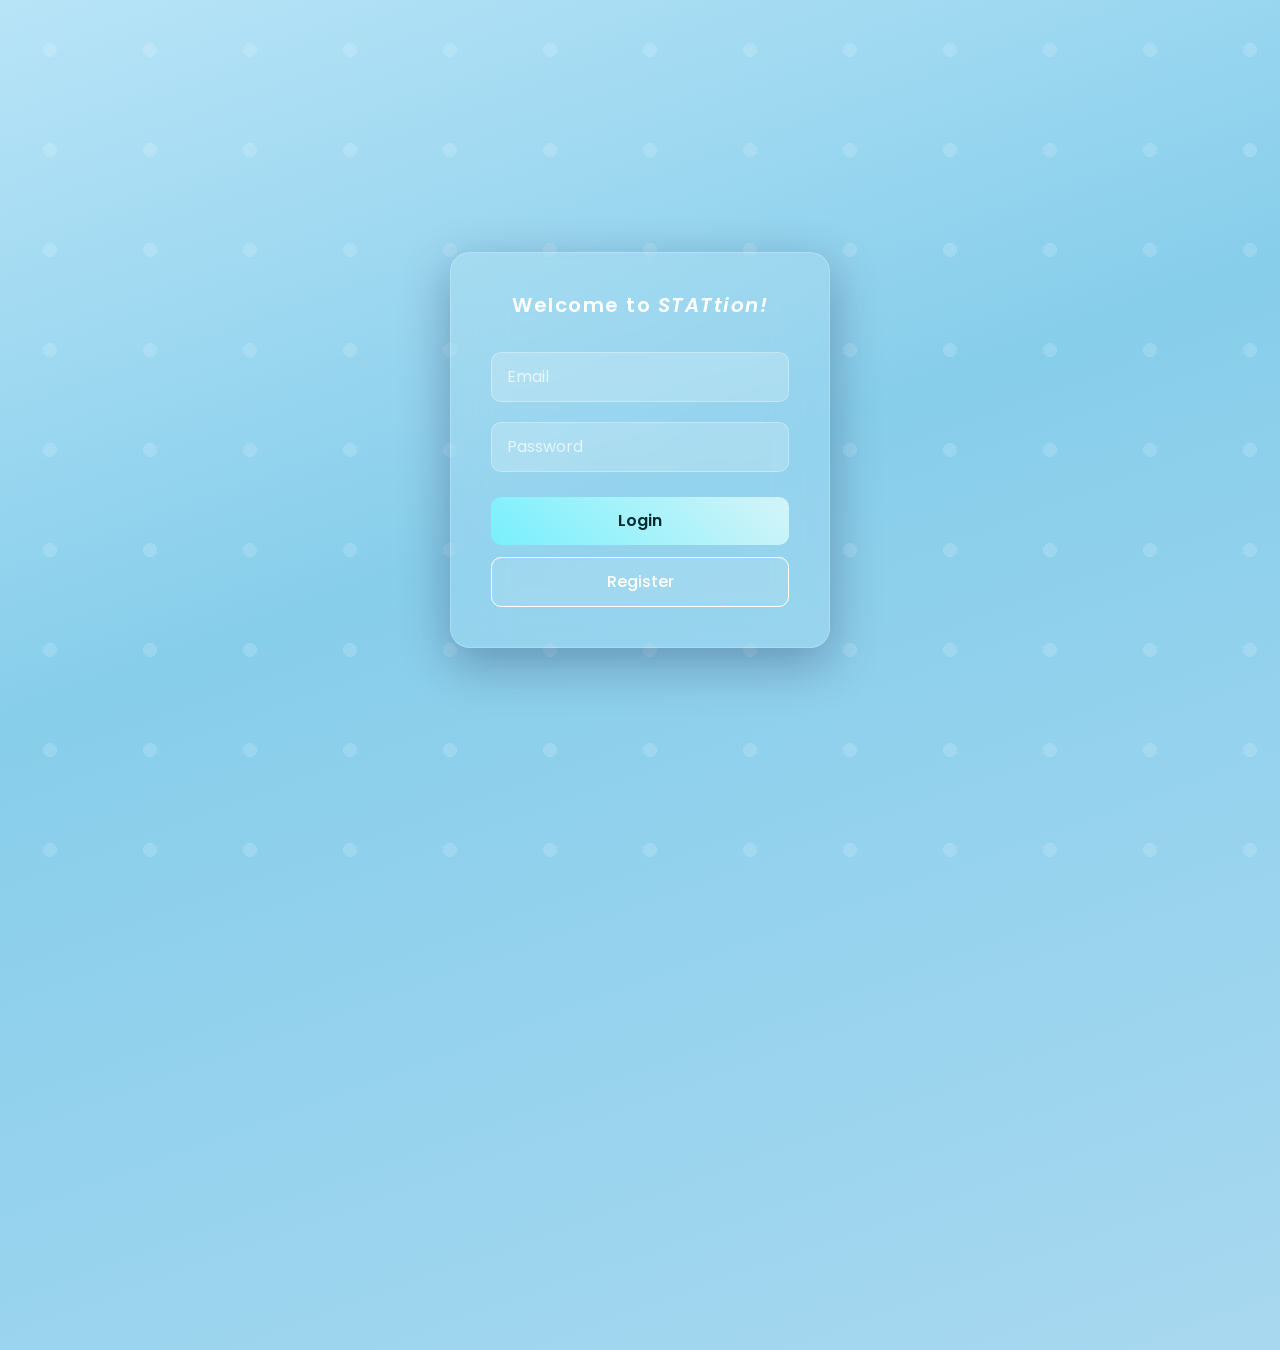
<file: loginpage.html>
<!DOCTYPE html>
<html lang="en">
<head>
    <meta charset="UTF-8">
    <meta name="viewport" content="width=device-width, initial-scale=1.0">
    <title>STATtion FORM</title>
    <link rel="icon" type="image/png" href="assets/logotok.png" />
    <link rel="stylesheet" href="style.css">
    <link rel="stylesheet" href="https://cdnjs.cloudflare.com/ajax/libs/font-awesome/6.5.0/css/all.min.css">
    <link href="https://cdn.jsdelivr.net/npm/bootstrap@5.3.8/dist/css/bootstrap.min.css" rel="stylesheet" integrity="sha384-sRIl4kxILFvY47J16cr9ZwB07vP4J8+LH7qKQnuqkuIAvNWLzeN8tE5YBujZqJLB" crossorigin="anonymous">
    <link href="https://fonts.googleapis.com/css2?family=Poppins:wght@300;600&display=swap" rel="stylesheet">
</head>
<body>
<div class="login-page">
<input type="radio" name="tab" id="loginTab" checked>
<input type="radio" name="tab" id="registerTab">

<div class="container">
    <div class="card">

        <form class="form login">
            <h2>Welcome to <i>STATtion!</i></h2>

            <input type="email" placeholder="Email" required>
            <input type="password" placeholder="Password" required>

            <button type="button" class="btn-login" onclick="window.location.href='index.html'">Login</button>

            <label for="registerTab" class="btn-register">Register</label>
        </form>

        <form class="form register">
            <h2>REGISTER</h2>

            <input type="text" placeholder="Nama Depan" required>
            <input type="text" placeholder="Nama Belakang" required>
            <input type="date" required>

            <select required>
                <option value="">Jenis Kelamin</option>
                <option>Laki-laki</option>
                <option>Perempuan</option>
            </select>

            <input type="email" placeholder="Email" required>
            <input type="password" placeholder="Password" required>

            <button type="submit" class="btn-login">Daftar</button>

            <label for="loginTab" class="btn-register">Kembali</label>
        </form>

    </div>
</div>
</div>

</body>
</html>
</file>
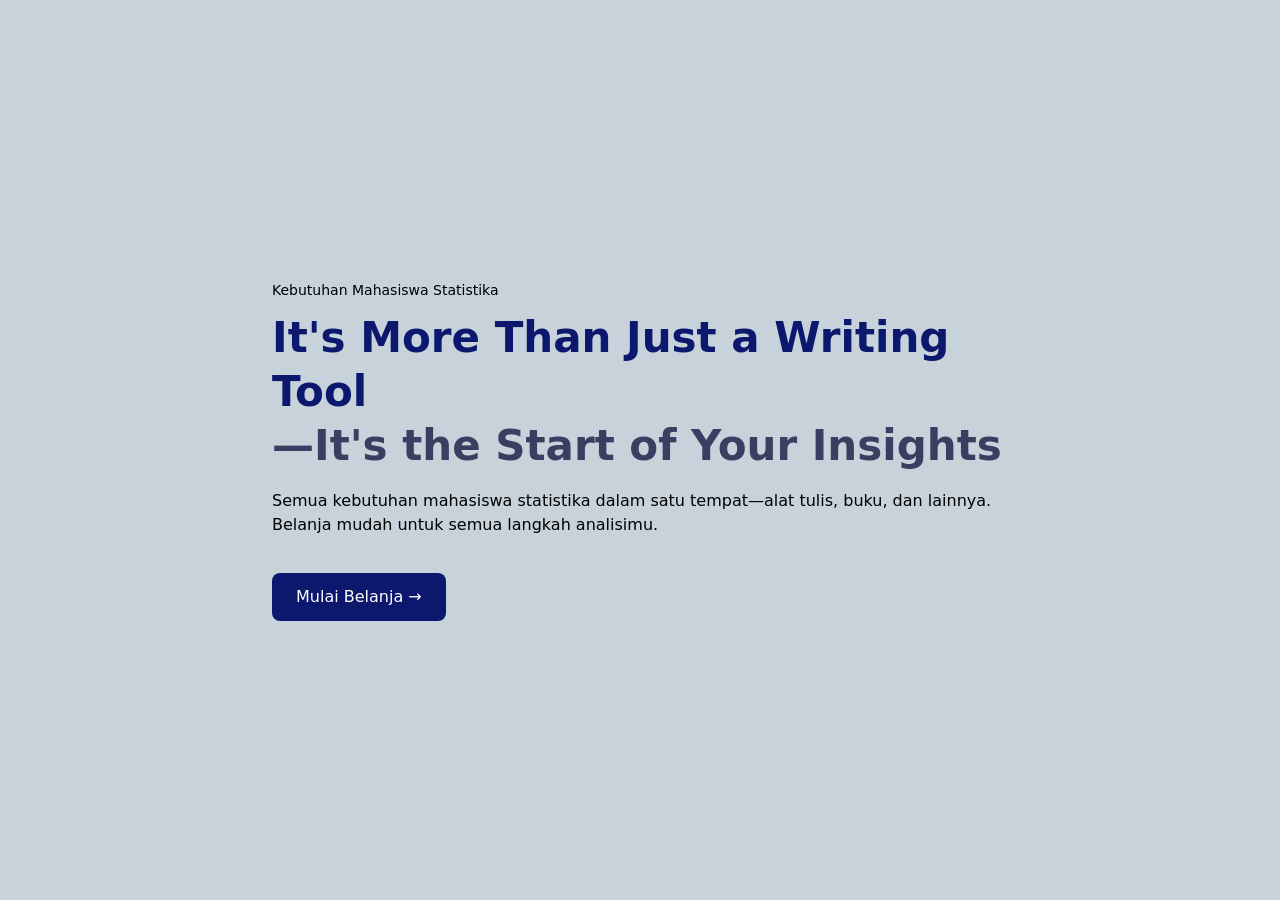
<file: draft/Section 1.html>
<!DOCTYPE html>
<html lang="en">
<head>
    <meta charset="UTF-8">
    <meta name="viewport" content="width=device-width, initial-scale=1.0">
    <title>STATtion</title>

    <!-- Bootstrap -->
    <link href="https://cdn.jsdelivr.net/npm/bootstrap@5.3.8/dist/css/bootstrap.min.css" rel="stylesheet">

    <style>
        body {
            background-color: #c7d2db;
            color: #0b186e;
        }

        .hero {
            position: relative;
            min-height: 100vh;
            display: flex;
            align-items: center;
            padding: 60px 20px;
            overflow: hidden;
        }

        .hero-bg {
            position: absolute;
            top: 0;
            left: 0;
            width: 100%;
            height: 100%;
            background: url('https://www.its.ac.id/sb/wp-content/uploads/sites/55/2022/04/IMG_4197-2-scaled.jpg') center/cover no-repeat;
            opacity: 0.2; 
            z-index: 1;
        }

        .hero .container {
            position: relative;
            z-index: 2;
        }

        .hero-tag {
            font-size: 14px;
            color: #000000;
            margin-bottom: 10px;
        }

        h1 {
            font-size: 42px;
            font-weight: 700;
            line-height: 54px;
        }

        .highlight {
            color: #3a3e60;
        }

        .hero-sub {
            font-size: 16px;
            color: #000000;
            margin-top: 16px;
        }

        .cta-main {
            background-color: #0b186e;
            border: none;
            padding: 12px 24px;
            color: white;
            border-radius: 8px;
            font-size: 16px;
            margin-top: 20px;
        }

        .hero-stats {
            margin-top: 60px;
        }

        .stat-num {
            font-size: 24px;
            font-weight: bold;
        }

        .stat-label {
            font-size: 13px;
            color: #000000;
        }

        /* RESPONSIVE */
        @media (max-width: 768px) {
            h1 {
                font-size: 28px;
                line-height: 38px;
            }

            .hero-sub {
                font-size: 14px;
            }

            .stat-num {
                font-size: 18px;
            }
        }
    </style>
</head>

<body>

<section class="hero">
  <!-- background -->
  <div class="hero-bg"></div>

  <div class="container">
    <div class="row text-center text-md-start align-items-center">

      <div class="col-12 col-md-8 mx-auto">
        <div class="hero-tag">Kebutuhan Mahasiswa Statistika</div>

        <h1>
          It's More Than Just a Writing Tool <br>
          <span class="highlight">—It's the Start of Your Insights</span>
        </h1>

        <p class="hero-sub">
          Semua kebutuhan mahasiswa statistika dalam satu tempat—alat tulis, buku, dan lainnya.<br>
          Belanja mudah untuk semua langkah analisimu.
        </p>

        <button class="cta-main">Mulai Belanja →</button>
      </div>


    </div>
  </div>
</section>

<script src="https://cdn.jsdelivr.net/npm/bootstrap@5.3.8/dist/js/bootstrap.bundle.min.js"></script>

</body>
</html>
</file>
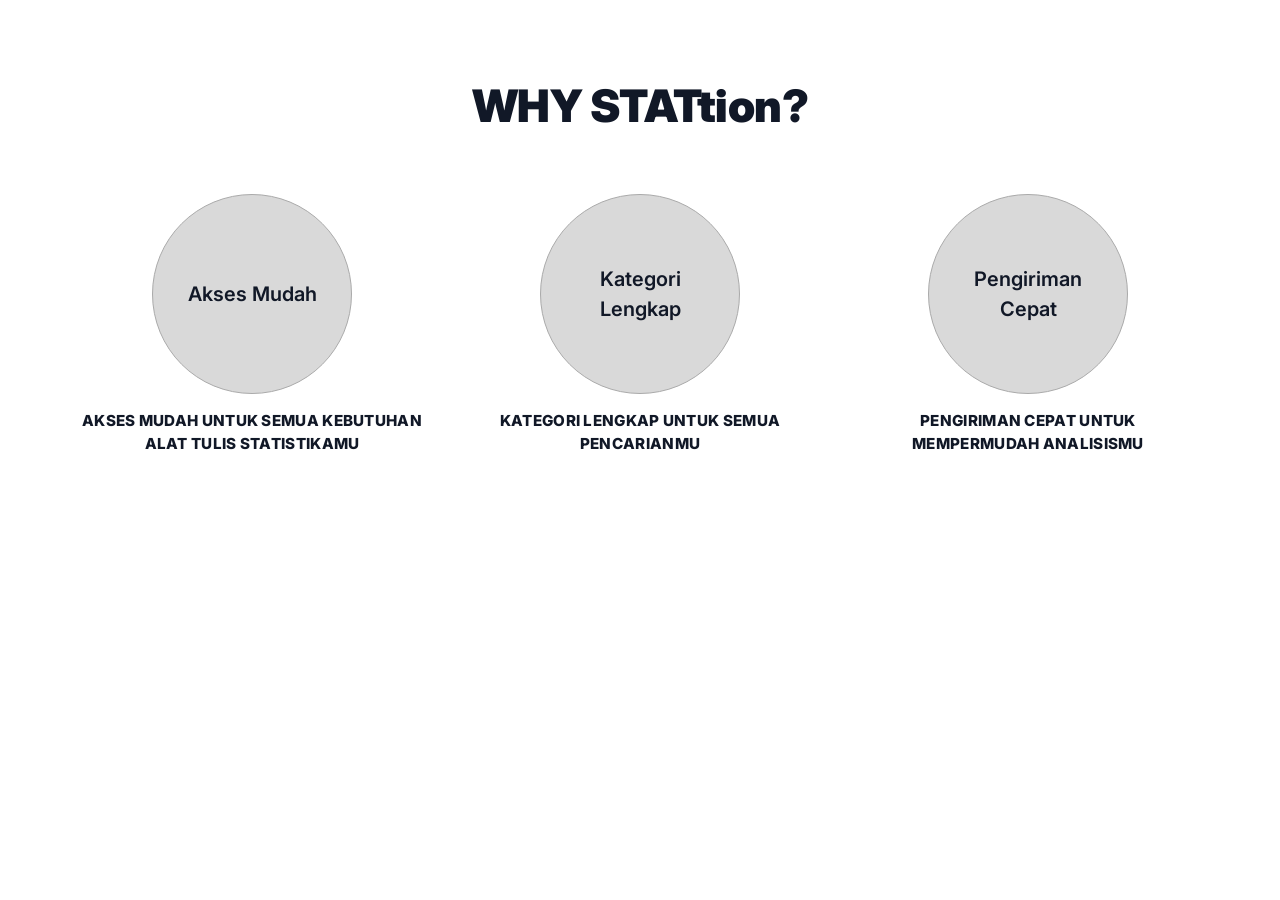
<file: draft/Section 2.html>
<!DOCTYPE html>
<html lang="id">
<head>
  <meta charset="UTF-8" />
  <meta name="viewport" content="width=device-width, initial-scale=1.0"/>
  <title>WHY STATtion?</title>
 
  <!-- Bootstrap 5 CSS -->
  <link href="https://cdn.jsdelivr.net/npm/bootstrap@5.3.3/dist/css/bootstrap.min.css" rel="stylesheet"/>
  <!-- Bootstrap Icons -->
  <link href="https://cdn.jsdelivr.net/npm/bootstrap-icons@1.11.3/font/bootstrap-icons.min.css" rel="stylesheet"/>
  <!-- Google Fonts -->
  <link href="https://fonts.googleapis.com/css2?family=Inter:wght@400;500;600;700;800;900&display=swap" rel="stylesheet"/>
 
  <style>
    * { box-sizing: border-box; margin: 0; padding: 0; }
 
    body {
      font-family: 'Inter', sans-serif;
      background: #ffffff;
      color: #111827;
    }

    .why-section {
      padding: 80px 20px 90px;
      background: #ffffff;
    }
 
    .why-title {
      font-size: clamp(2rem, 5vw, 2.8rem);
      font-weight: 900;
      color: #111827;
      letter-spacing: -0.5px;
      margin-bottom: 60px;
    }
 
    .text-box {
      width: 200px;
      height: 200px;
      border-radius: 50%;
      border: 1.5px solid #aaaaaa;
      background: #d9d9d9;
      margin: 0 auto 16px;
      display: flex;
      align-items: center;
      justify-content: center;
      padding: 28px;
      font-size: 1.25rem;
      font-weight: 600;
      text-align: center;
      color: #111827;
      line-height: 1.5;
      cursor: text;
      outline: none;
      transition: border-color 0.2s, background 0.2s;
      word-break: break-word;
    }
    .text-box:focus {
      border-color: #111827;
      background: #efefef;
    }
 
    /* ---- Card label ---- */
    .why-label {
      font-size: 0.95rem;
      font-weight: 800;
      color: #111827;
      text-align: center;
      text-transform: uppercase;
      letter-spacing: 0.3px;
      line-height: 1.5;
      margin-top: 8px;
    }
 
    /* ========== RESPONSIVE circle sizes ========== */
    @media (max-width: 991.98px) {
      .circle-wrap { width: 170px; height: 170px; }
    }
    @media (max-width: 575.98px) {
      .circle-wrap { width: 150px; height: 150px; }
      .why-section  { padding: 56px 16px 64px; }
    }
  </style>
</head>
<body>
 
<section class="why-section">
  <div class="container">
 
    <h2 class="why-title text-center">WHY STATtion?</h2>
 
    <!-- Cards row -->
    <div class="row justify-content-center g-4 g-lg-5">
 
      <div class="col-10 col-sm-6 col-lg-4 why-card text-center">
        <div class="text-box" contenteditable="true">
          Akses Mudah
        </div>
        <p class="why-label">Akses mudah untuk semua kebutuhan alat tulis statistikamu</p>
      </div>
 
      <div class="col-10 col-sm-6 col-lg-4 why-card text-center">
        <div class="text-box" contenteditable="true">
          Kategori Lengkap
        </div>
        <p class="why-label">Kategori lengkap untuk semua pencarianmu</p>
      </div>
 
      <div class="col-10 col-sm-6 col-lg-4 why-card text-center">
        <div class="text-box" contenteditable="true">
          Pengiriman Cepat
        </div>
        <p class="why-label">Pengiriman cepat untuk mempermudah analisismu</p>
      </div>
 
    </div>
  </div>
</section>
 
<script src="https://cdn.jsdelivr.net/npm/bootstrap@5.3.3/dist/js/bootstrap.bundle.min.js"></script>
</body>
</html>
</file>
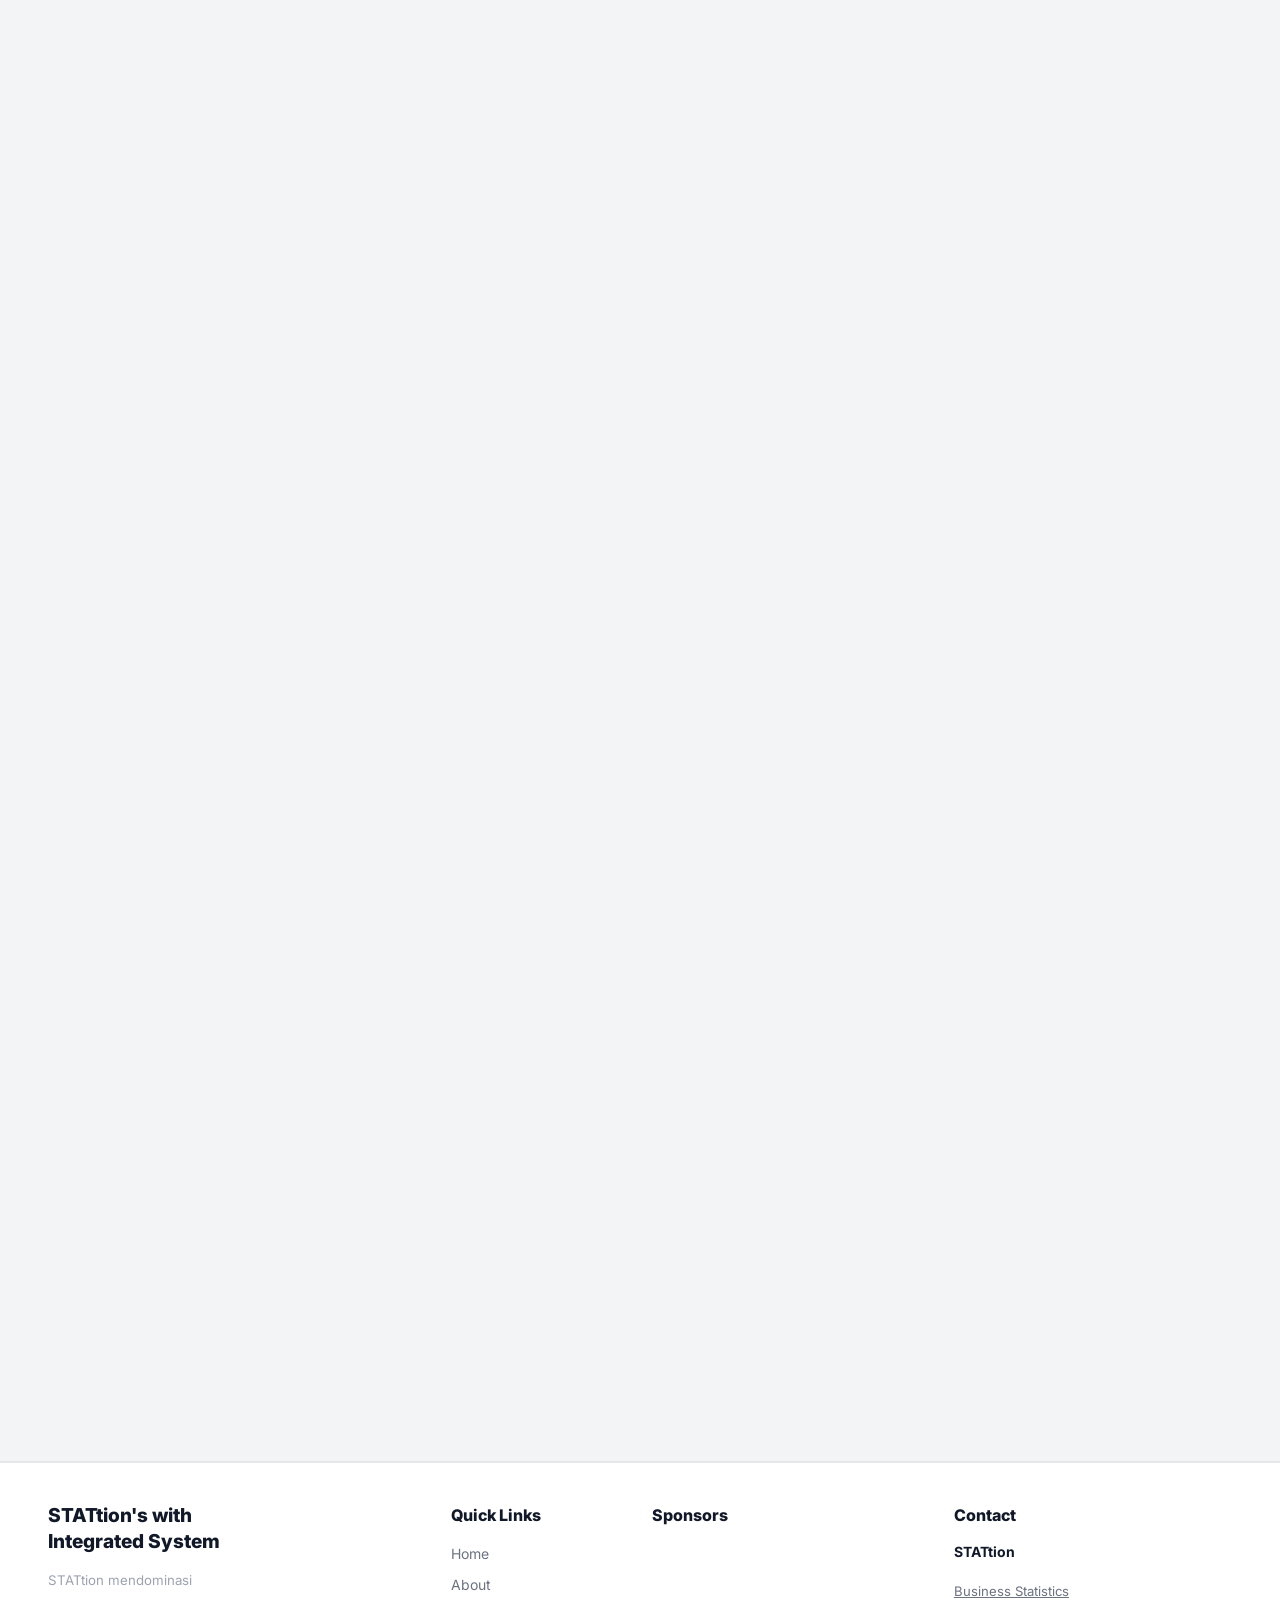
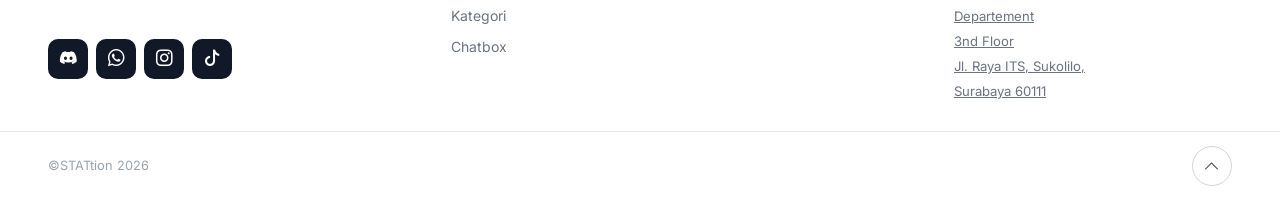
<file: draft/STATtion-footer.html>
<!DOCTYPE html>
<html lang="id">
<head>
  <meta charset="UTF-8" />
  <meta name="viewport" content="width=device-width, initial-scale=1.0"/>
  <title>STATtion Footer</title>

  <!-- Bootstrap 5 CSS -->
  <link href="https://cdn.jsdelivr.net/npm/bootstrap@5.3.3/dist/css/bootstrap.min.css" rel="stylesheet"/>
  <!-- Bootstrap Icons -->
  <link href="https://cdn.jsdelivr.net/npm/bootstrap-icons@1.11.3/font/bootstrap-icons.min.css" rel="stylesheet"/>
  <!-- Google Fonts -->
  <link href="https://fonts.googleapis.com/css2?family=Inter:wght@400;500;600;700;800&display=swap" rel="stylesheet"/>

  <style>
    body {
      font-family: 'Inter', sans-serif;
      background: #f3f4f6;
      min-height: 200vh;
      display: flex;
      flex-direction: column;
      justify-content: flex-end;
    }

    footer {
      background: #ffffff;
      border-top: 2px solid #e5e7eb;
    }

    .footer-body {
      padding: 40px 48px 28px;
    }

    .footer-brand-title {
      font-size: 1.2rem;
      font-weight: 800;
      color: #111827;
      line-height: 1.35;
    }
    .footer-brand-sub {
      font-size: 0.83rem;
      color: #9ca3af;
      margin-top: 6px;
    }

    .social-btn {
      width: 40px;
      height: 40px;
      border-radius: 10px;
      background-color: #111827;
      color: #ffffff;
      display: inline-flex;
      align-items: center;
      justify-content: center;
      font-size: 1.05rem;
      text-decoration: none;
      transition: background 0.2s, transform 0.2s;
    }
    .social-btn:hover {
      background-color: #374151;
      color: #ffffff;
      transform: translateY(-2px);
    }

    .footer-heading {
      font-size: 1rem;
      font-weight: 800;
      color: #111827;
      margin-bottom: 14px;
    }

    .footer-links {
      list-style: none;
      padding: 0;
      margin: 0;
    }
    .footer-links li + li { margin-top: 7px; }
    .footer-links a {
      font-size: 0.875rem;
      color: #6b7280;
      text-decoration: none;
      transition: color 0.2s;
    }
    .footer-links a:hover { color: #111827; }


    .contact-org {
      font-size: 0.875rem;
      font-weight: 700;
      color: #111827;
    }
    .contact-detail {
      font-size: 0.82rem;
      color: #6b7280;
      line-height: 1.75;
    }

    .footer-bottom {
      border-top: 1px solid #e5e7eb;
      padding: 14px 48px;
    }
    .footer-copy {
      font-size: 0.8rem;
      color: #9ca3af;
    }

    .btn-top {
      width: 40px;
      height: 40px;
      border-radius: 50%;
      border: 1.5px solid #d1d5db;
      background: #ffffff;
      display: flex;
      align-items: center;
      justify-content: center;
      color: #374151;
      font-size: 1rem;
      cursor: pointer;
      transition: all 0.2s;
      text-decoration: none;
    }
    .btn-top:hover {
      border-color: #111827;
      color: #111827;
      transform: translateY(-2px);
    }

    @media (max-width: 767.98px) {
      .footer-body  { padding: 28px 20px 20px; }
      .footer-bottom { padding: 12px 20px; }
      .footer-brand-title { font-size: 1.1rem; }
    }
  </style>
</head>
<body>


<footer>

  <div class="footer-body">
    <div class="row g-4">

      <div class="col-12 col-sm-6 col-lg-4">
        <p class="footer-brand-title">STATtion's with<br>Integrated System</p>
        <p class="footer-brand-sub">STATtion mendominasi</p>

        <div class="d-flex gap-2 mt-4 mt-lg-5">
          <!-- Discord -->
          <a href="#" class="social-btn" title="Discord">
            <i class="bi bi-discord"></i>
          </a>
          <!-- WhatsApp -->
          <a href="#" class="social-btn" title="WhatsApp">
            <i class="bi bi-whatsapp"></i>
          </a>
          <!-- Instagram -->
          <a href="#" class="social-btn" title="Instagram">
            <i class="bi bi-instagram"></i>
          </a>
          <!-- TikTok -->
          <a href="#" class="social-btn" title="TikTok">
            <i class="bi bi-tiktok"></i>
          </a>
        </div>
      </div>

      <!-- COL 2 : Quick Links -->
      <div class="col-6 col-sm-3 col-lg-2">
        <p class="footer-heading">Quick Links</p>
        <ul class="footer-links">
          <li><a href="#">Home</a></li>
          <li><a href="#">About</a></li>
          <li><a href="#">Kategori</a></li>
          <li><a href="#">Chatbox</a></li>
        </ul>
      </div>

      <!-- COL 3 : Sponsors -->
      <div class="col-6 col-sm-3 col-lg-3">
        <p class="footer-heading">Sponsors</p>
        <div class="d-flex flex-column gap-3">

        </div>
      </div>

      <!-- COL 4 : Contact -->
      <div class="col-12 col-sm-6 col-lg-3">
        <p class="footer-heading">Contact</p>
        <p class="contact-org">STATtion</p>
        <a href="https://maps.app.goo.gl/GKJ3hAJn6wvNafHJA" class="contact-detail" target="_blank">
          Business Statistics<br>
          Departement<br>
          3nd Floor<br>
          Jl. Raya ITS, Sukolilo,<br>
          Surabaya 60111
        </a>
      </div>

    </div>
  </div>

  <!-- ---- BOTTOM BAR ---- -->
  <div class="footer-bottom d-flex align-items-center justify-content-between">
    <span class="footer-copy">©STATtion 2026</span>
    <a href="#" class="btn-top" title="Kembali ke atas"
       onclick="window.scrollTo({top:0,behavior:'smooth'}); return false;">
      <i class="bi bi-chevron-up fw-bold"></i>
    </a>
  </div>

</footer>

<script src="https://cdn.jsdelivr.net/npm/bootstrap@5.3.3/dist/js/bootstrap.bundle.min.js"></script>

</body>
</html>
</file>
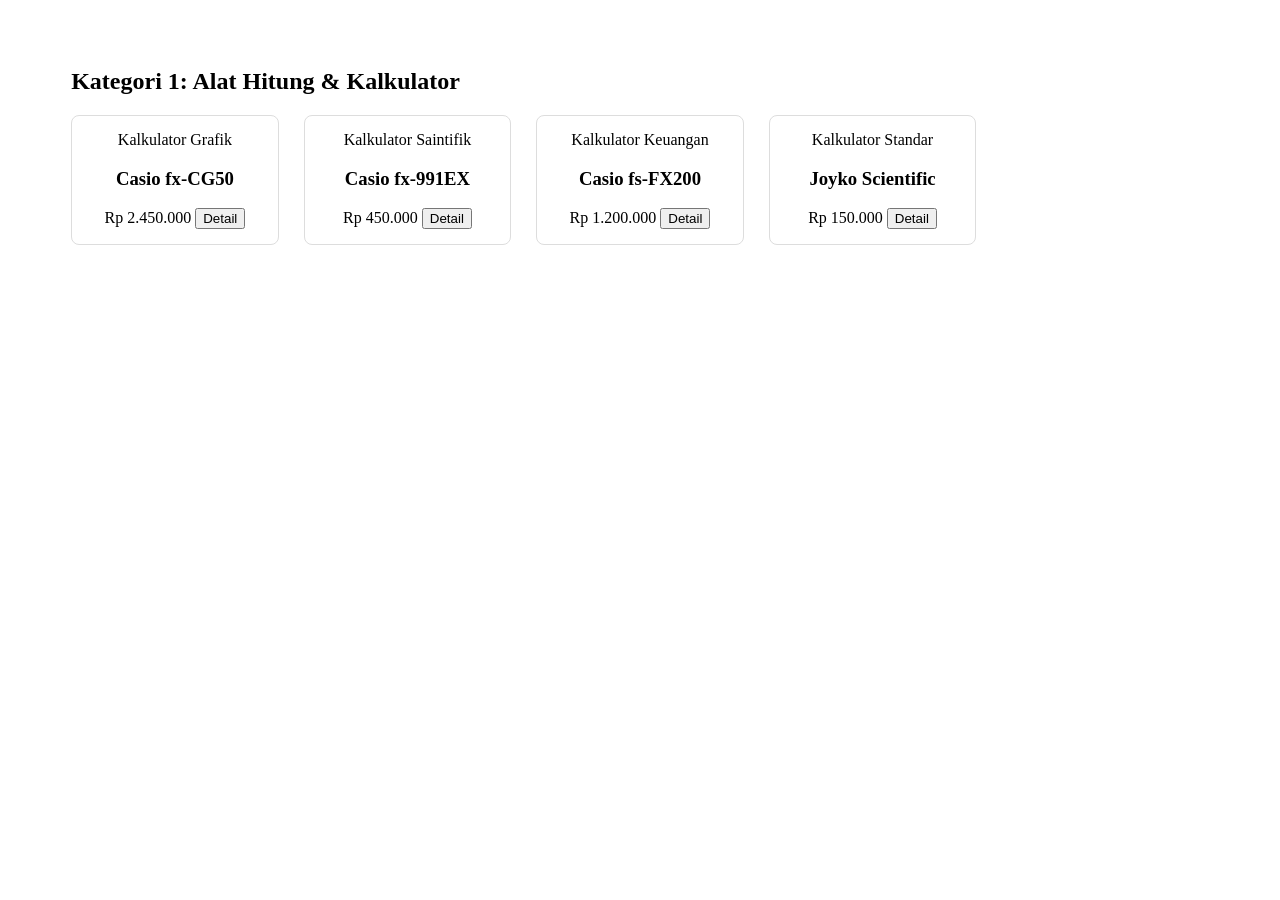
<file: draft/STATtion.html>
<!DOCTYPE html>
<html lang="en">
<head>
    <meta charset="UTF-8">
    <meta name="viewport" content="width=device-width, initial-scale=1.0">
    <title>STATtion Marketplace</title>
    <style>
        
        /* Grid Produk */
        .product-grid {
            display: grid;
            grid-template-columns: repeat(auto-fill, minmax(200px, 1fr));
            gap: 25px;
        }

         .product-card {
            background-color: var(--abu-terang);
            border: 1px solid #ddd;
            border-radius: 8px;
            padding: 15px;
            text-align: center;
            transition: transform 0.3s;
        }

        /* Container Utama */
        .container {
            padding: 40px 5%;
        }

    </style>
</head>
<body>

    <div class="container">
        <section class="category-section">
            <h2 class="category-title">Kategori 1: Alat Hitung & Kalkulator</h2>
            <div class="product-grid">
                <div class="product-card">
                    <div class="product-image">Kalkulator Grafik</div>
                    <h3>Casio fx-CG50</h3>
                    <span class="price">Rp 2.450.000</span>
                    <button class="btn-detail">Detail</button>
                </div>
                <div class="product-card">
                    <div class="product-image">Kalkulator Saintifik</div>
                    <h3>Casio fx-991EX</h3>
                    <span class="price">Rp 450.000</span>
                    <button class="btn-detail">Detail</button>
                </div>
                <div class="product-card">
                    <div class="product-image">Kalkulator Keuangan</div>
                    <h3>Casio fs-FX200</h3>
                    <span class="price">Rp 1.200.000</span>
                    <button class="btn-detail">Detail</button>
                </div>
                <div class="product-card">
                    <div class="product-image">Kalkulator Standar</div>
                    <h3>Joyko Scientific</h3>
                    <span class="price">Rp 150.000</span>
                    <button class="btn-detail">Detail</button>
                </div>
             </div>
        </section>   
    
</body>
</html>
</file>
<file: style.css>
/* login page */
.login-page {
    /* min-height: 100vh; */
    /* width: 100%; */
    margin: 0;
    padding: 0;
    font-family: 'Poppins', sans-serif;
    /* background-image: url("/assets/bg.jpeg");
    background-size: cover;
    background-position: center;
    background-attachment: fixed; */
    /* display: flex;
    justify-content: center;
    align-items: center;
    position: relative;
    overflow: hidden; */
    /* max-width: 1920px;
    max-height: 1080px; */
    /* position: absolute; */
}

.login-page::before {
    content: "";
    position: absolute;
    /* background-attachment: fixed; */
    width: 100%;
    height: 100%;
    background: radial-gradient(circle, rgba(255, 255, 255, 0.15) 10%, transparent 10%);
    background-size: 100px 100px;
    animation: bgMove 25s linear infinite;
    z-index: 0;
}

@keyframes bgMove {
    from { transform: translate(0,0); }
    to { transform: translate(-60px,-60px); }
}

.login-page .container {
    display: flex;
    justify-content: center;
    align-items: center;
    position: relative;
    z-index: 2;
    min-height: 100vh;
}

.login-page .card {
    width: 380px;
    padding: 40px;
    border-radius: 20px;
    background: rgba(255, 255, 255, 0.1); 
    backdrop-filter: blur(25px);
    border: 1px solid rgba(255, 255, 255, 0.2);
    box-shadow: 0 15px 50px rgba(10, 11, 53, 0.3);
    text-align: center;
    animation: fadeIn 0.8s ease;
}

.login-page .card h2 {
    margin-bottom: 25px;
    color: #ffffff; 
    font-weight: 600;
    letter-spacing: 1.5px;
}

.login-page .card input,
.login-page .card select {
    width: 100%;
    padding: 12px 15px;
    margin: 10px 0;
    border-radius: 10px;
    border: 1px solid rgba(255, 255, 255, 0.3);
    outline: none;
    background: rgba(255, 255, 255, 0.2);
    color: #ffffff;
    transition: 0.3s;
}

.login-page .card input::placeholder {
    color: rgba(255, 255, 255, 0.7);
}

.login-page .card input:focus {
    background: rgba(255, 255, 255, 0.3);
    border-color: #ffffff;
}

.login-page .btn-login {
    width: 100%;
    padding: 12px;
    background: linear-gradient(45deg, #78f0fd, #d4f4f8);
    border: none;
    border-radius: 10px;
    margin-top: 15px;
    cursor: pointer;
    color: #002b30;
    font-weight: 600;
    transition: 0.4s;
}

.login-page .btn-login:hover {
    transform: translateY(-3px);
    box-shadow: 0 8px 20px rgba(120, 240, 253, 0.4);
}

.login-page .btn-register {
    display: block;
    width: 100%;
    padding: 12px;
    background: rgba(255, 255, 255, 0.1);
    border: 1px solid #ffffff;
    border-radius: 10px;
    margin-top: 12px;
    cursor: pointer;
    color: #ffffff;
    font-weight: 500;
    text-align: center;
    transition: 0.4s;
}

.login-page .btn-register:hover {
    background: #78f0fd;
    color: #000;
}

.login-page input[type="radio"] {
    display: none;
}

.login-page .form {
    display: none;
}

#loginTab:checked ~ .container .login {
    display: block;
    animation: slideIn 0.5s ease forwards;
}

#registerTab:checked ~ .container .register {
    display: block;
    animation: slideIn 0.5s ease forwards;
}

@keyframes fadeIn {
    from { opacity: 0; transform: translateY(20px); }
    to { opacity: 1; transform: translateY(0); }
}

@keyframes slideIn {
    from { opacity: 0; transform: translateX(30px); }
    to { opacity: 1; transform: translateX(0); }
}

@media (max-width: 480px) {
    .login-page .card {
        width: 90%;
        padding: 30px 20px;
    }
}

/* general */
body {
    font-family: 'Poppins', sans-serif;
    background: linear-gradient(160deg, #b8e4f7 0%, #87CEEB 40%, #a8d8f0 100%);
    min-height: 150vh;
    color: var(--dark);
}

/* ada titik-titik di ujung doa-doa */
        /* body::before {
            content: "";
            position: absolute;
            width: 200%;
            height: 200%;
            background: radial-gradient(circle, rgba(255, 255, 255, 0.15) 10%, transparent 10%);
            background-size: 60px 60px;
            animation: bgMove 25s linear infinite;
            z-index: 0;
        }

        @keyframes bgMove {
            from { transform: translate(0,0); }
            to { transform: translate(-60px,-60px); }
        } */

/* Navbar */
.navbar-section {
    position: fixed; 
    top: 0;
    width: 100%;
    z-index: 99999;
    transition: all 0.4s ease;
    font-family: 'Poppins', sans-serif;
}

.navbar {
    background: rgba(255, 255, 255, 0.2);
    backdrop-filter: blur(10px);
    -webkit-backdrop-filter: blur(10px);
    border-radius: 15px;
    padding: 12px 25px;
    border: 1px solid rgba(255, 255, 255, 0.1);
    transition: all 0.3s ease;
    /* display: flex; */
    align-items: center;
    justify-content: space-between;
}

.search-box {
    position: relative;
    width: 250px;
    transition: width 0.3s ease;
}

.search-input {
    width: 100%;
    padding: 8px 40px 8px 15px; 
    border-radius: 8px;
    border: 1px solid #87CEEB; 
    background: rgba(255, 255, 255, 0.1);
    color: #333;
    outline: none;
    font-size: 14px;
}

.search-input:focus {
    box-shadow: 0 0 8px rgba(135, 206, 235, 0.4);
    border-color: #548091;
    background: rgba(255, 255, 255, 0.3);
}

.search-icon-btn {
    position: absolute;
    right: 10px;
    top: 50%;
    transform: translateY(-50%);
    background: none;
    border: none;
    color: #87CEEB; 
    cursor: pointer;
}

.navbar-nav .nav-link {
    font-weight: 600;
    color: #35546b !important;
}

.btn-logout {
    background: rgba(255, 82, 82, 0.1);
    color: #ff5252 !important;
    border-radius: 8px;
    padding: 5px 15px !important;
    font-weight: 600;
    border: 1px solid rgba(255, 82, 82, 0.2);
    transition: 0.3s;
}

.btn-logout:hover {
    background: #ff5252;
    color: white !important;
}

@media (min-width: 992px) {
    .navbar-section:not(.scrolled) .navbar-collapse {
        display: flex !important; 
    }
}

#navContent.active-side-menu {
    display: block !important;
    position: absolute;
    top: 85px; 
    right: 0px;
    width: 220px;
    background: rgba(255, 255, 255, 0.9);
    backdrop-filter: blur(15px);
    -webkit-backdrop-filter: blur(15px);
    border-radius: 20px;
    padding: 20px;
    box-shadow: 0 10px 30px rgba(0, 0, 0, 0.1);
    border: 1px solid rgba(255, 255, 255, 0.4);
    z-index: 1001;
    animation: fadeInRight 0.3s ease forwards;
}

#navContent.active-side-menu .navbar-nav {
    flex-direction: column !important;
    align-items: flex-end !important; 
    gap: 15px !important;
}

/* --- SCROLLED STATE --- */
.navbar-section.scrolled .navbar {
    background: rgba(255, 255, 255, 0.2);
    margin-top: 0;
    box-shadow: 0 4px 20px rgba(0, 0, 0, 0.05);
}

.navbar-section.scrolled .search-wrapper,
.navbar-section.scrolled .navbar-collapse:not(.active-side-menu) {
    display: none !important;
}

.navbar-section.scrolled .navbar-toggler {
    display: block !important;
}

@keyframes fadeInRight {
    from {
        opacity: 0;
        transform: translateX(20px);
    }
    to {
        opacity: 1;
        transform: translateX(0);
    }
}

/* section satu */
        .section-satu {
            position: relative;
            min-height: 100vh;
            display: flex;
            align-items: center;
            padding-top: 100px; 
            overflow: hidden;
        }

        .section-satu-bg {
            position: absolute;
            top: 0;
            left: 0;
            width: 100%;
            height: 100%;
            background: url('https://www.its.ac.id/sb/wp-content/uploads/sites/55/2022/04/IMG_4197-2-scaled.jpg') center/cover no-repeat;
            opacity: 0.4; 
            z-index: 1;

            -webkit-mask-image: linear-gradient(
                to bottom, 
                transparent 0%, 
                black 15%, 
                black 85%, 
                transparent 100%
            );
            mask-image: linear-gradient(
                to bottom, 
                transparent 0%, 
                black 15%, 
                black 85%, 
                transparent 100%
            );
        }

        .section-satu .container {
            position: relative;
            z-index: 2; 
            /* padding: 10px; */
        }

        .section-satu-content {
            position: relative;
            z-index: 5;
            margin-top: -100px;
            font-family: 'Poppins', sans-serif;
        }

.section-satu-title {
    font-size: 42px;
    font-weight: 800; 
    line-height: 1.2;
    color: #071c2b;
    margin-bottom: 20px;
    font-style: italic;
}

.section-satu-highlight {
    background: linear-gradient(
        120deg, 
        #35546b, 
        #52e0ec, 
        #78f0fd, 
        #35546b
    );
    background-size: 300% auto;
    -webkit-background-clip: text;
    -webkit-text-fill-color: transparent;
    font-style: normal;

    animation: gradientMove 5s linear infinite;
}

@keyframes gradientMove {
    0% {
        background-position: 0% center;
    }
    100% {
        background-position: 300% center;
    }
}

.section-satu-sub {
    font-size: 16px;
    color: #071c2b;
    opacity: 0.9;
    line-height: 1;
    margin-bottom: 30px;
    font-weight: 400;
}

.cta-main {
    text-decoration: none;
    padding: 12px 30px;
    font-family: 'Poppins', sans-serif;
    font-weight: 600;
    color: #000;
    background: linear-gradient(45deg, #78f0fd, #d4f4f8);
    border: none;
    border-radius: 50px;
    transition: all 0.3s ease;
    box-shadow: 0 4px 15px rgba(120, 240, 253, 0.3);
}

.cta-main:hover {
    transform: translateY(-3px);
    box-shadow: 0 8px 25px rgba(120, 240, 253, 0.5);
    background: linear-gradient(45deg, #52e0ec, #78f0fd);
}

        /* h1 {
            font-family: 'Poppins', sans-serif;
            font-size: 20px;
            font-weight: 600;
            line-height: 54px;
        } */

        /* .highlight {
            color: #3a3e60;
            font-family: 'Poppins', sans-serif;
        } */
/* 
        .section-satu-sub {
            font-family: 'Poppins', sans-serif;
            font-size: 16px;
            color: #000000;
            margin-top: 16px;
        } */

        .cta-main {
            background-color: #35546b;
            border: none;
            padding: 12px 24px;
            color: rgb(1, 0, 59);
            border-radius: 8px;
            font-size: 16px;
            margin-top: 20px;
        }

/* section dua */

.section-dua {
    /* margin-top: 100px; */
    /* background-color: #FFFFFF;  */
    /* padding: 60px 20px;  */
    width: 100%; 
    /* max-width: 1000px;  */
    margin-top: 120px;
    margin-bottom: 120px;
    border-radius: 8px; 
    /* box-shadow: 0 10px 30px rgba(0,0,0,0.1);  */
    text-align: center; 
    display: flex;
    flex-direction: column;
    align-items: center;
    justify-content: center;
    /* position: relative;
    overflow: hidden; */
}

.section-dua::before {
    content: "";
    position: absolute;
    inset: 0;
    height: 350%;
    width: 100%;
    background: radial-gradient(circle, rgba(255, 255, 255, 0.2 ) 10%, transparent 10%);
    background-size: 60px 60px;
    animation: bgMove 25s linear infinite;
    z-index: 0;
    opacity: 0.6;
    /* -webkit-mask-image: radial-gradient(circle at center, #000 90%, transparent 100%);
    mask-image: radial-gradient(circle at center, #000 90%, transparent 250%); */
  }

        @keyframes bgMove {
            from { transform: translate(0,0); }
            to { transform: translate(-60px,-60px); }
        } 

h2 {
    font-family: 'Poppins', sans-serif;
    font-size: 24px;
    font-weight: 700;
    margin-bottom: 20px;
}

/* .btn-view {
    background: rgba(82, 117, 255, 0.1);
    color: #101d39 !important;
    border-radius: 8px;
    padding: 5px 15px !important;
    border: 1px solid rgba(82, 143, 255, 0.2);
    transition: 0.3s;
    text-decoration: none;
} */

.why-section {
      padding: 80px 20px 90px;
      background: #ffffff;
    }
 
    .why-title {
      font-size: 40px;
      font-weight: 900;
      color: #111827;
      letter-spacing: -0.5px;
      margin-bottom: 60px;
    }
 
    .text-box {
      width: 200px;
      height: 200px;
      border-radius: 50%;
      border: 1.5px solid #aaaaaa;
      background: #d9d9d9;
      margin: 0 auto 16px;
      display: flex;
      align-items: center;
      justify-content: center;
      padding: 28px;
      font-size: 1.25rem;
      font-weight: 600;
      text-align: center;
      color: #111827;
      line-height: 1.5;
      cursor: text;
      outline: none;
      transition: border-color 0.2s, background 0.2s;
      word-break: break-word;
    }
    .text-box:focus {
      border-color: #111827;
      background: #efefef;
    }
 
    .why-label {
      /* font-size: 0.95rem; */
      /* font-weight: 800; */
      font-family: 'Poppins', sans-serif;
      line-height: 1;
      color: #111827;
      text-align: center;
      font-weight: 600;
      /* text-transform: uppercase; */
      letter-spacing: 0.3px;
      margin-top: 8px;
    }

    .circle-link {
    text-decoration: none !important;
    color: inherit !important;
    transition: all 0.3s ease;
}

.circle-dua {
    width: 100px;
    height: 100px;
    border-radius: 50%;
    backdrop-filter: blur(10px);
    -webkit-backdrop-filter: blur(10px);
    background: rgba(255, 255, 255, 0.2);
    border: 1px solid #dee2e6; 
    box-shadow: 0 4px 15px rgba(0,0,0,0.1);
    display: flex;
    justify-content: center;
    align-items: center;
    /* background-color: #ffffff; */
    transition: all 0.3s ease;
    flex-shrink: 0;
    margin: 0 auto;
}

.circle-dua i {
    font-size: 3rem;
    color: #212529;
    display: flex;
    justify-content: center;
    align-items: center;
}

.circle-link:hover .circle-dua {
    transform: scale(1.1);
    border-color: #35546b; 
    background-color: #f8f9fa;
    box-shadow: 0 4px 15px rgba(0,0,0,0.1);
}

.circle-link:hover .fw-bold {
    color: #35546b;
}

/* about section */
*, *::before, *::after { box-sizing: border-box; margin: 0; padding: 0; }

:root {
  --font-main: 'Poppins', 'Segoe UI', system-ui, sans-serif;
  --dark: #0a2233;
  --body: #2c5a72;
  --muted: #6899ae;
  --accent: #1a8fc1;
  --gold: #c47d00;
  --green: #1e9a57;
  --pink: #e05ca0;
  --glass: rgba(255,255,255,0.72); 
  --glass-dark: rgba(10,34,51,0.88); 
  --shadow: rgba(0,0,0,0.1);
  --shadow-hover: rgba(0,0,0,0.2); 
  --transition: transform .3s, box-shadow .3s;
}

.container-custom {
  max-width: 1100px;
  margin: 150px auto;
  padding: 0 100px;
  position: relative;
  z-index: 1;
}

.about-hero-bg {
    /* margin-top: -100px; */
  width: 100%;
  /* padding: 100px 0 0 0; */
  /* background: linear-gradient(to bottom, rgba(224, 242, 255, 0) 0%, rgba(224, 242, 255, 1) 100%); */
  position: relative;
}

.content-white-bg {
    margin-top: -100px;
  width: 100%;
  /* padding: 40px 0 80px; */
  background-color: transparent;
}

.team-location-bg {
    margin-top: -260px;
    /* margin-bottom: 100px; */
  width: 100%;
  padding: 80px 0 100px;
  /* background-color: transparent; */
  background: linear-gradient(to bottom, rgba(224, 242, 255, 0) 0%, rgb(255, 255, 255) 100%);
  position: relative;
  overflow: hidden;
}

/* .team-location-bg::before {
  content: "";
  position: absolute;
  inset: 0;
  background: radial-gradient(circle, rgba(255, 255, 255, 0.4) 10%, transparent 10%);
  background-size: 60px 60px;
  animation: bgMove 25s linear infinite;
  opacity: 0.8;
  z-index: 0;
} */

.team-location-bg .container-custom {
  position: relative;
  z-index: 2;
}

.page {
  /* max-width: 1100px; */
  margin: 0px auto;
  /* padding: 72px 28px 80px; */
  /* background: linear-gradient(to bottom, rgba(255,255,255,0) 50%, rgba(255,255,255,1) 100%) 0 0 / 100vw 100%; */
  /* background-size: 100% 1100px; */
  /* background-attachment: fixed; */
}
.location {
     background: linear-gradient(to bottom, rgba(255,255,255,0) 50%, rgba(255,255,255,1) 100%) 0 0 / 100vw 100%;
}

.page::before {
    content: "";
    position: absolute;
    inset: 0;
    height: 410%;
    width: 100%;
    background: radial-gradient(circle, rgba(255, 255, 255, 0.2 ) 10%, transparent 10%);
    background-size: 60px 60px;
    animation: bgMove 25s linear infinite;
    z-index: 0;
    opacity: 0.6;
    /* -webkit-mask-image: radial-gradient(circle at center, #000 90%, transparent 100%);
    mask-image: radial-gradient(circle at center, #000 90%, transparent 250%); */
  }

        @keyframes bgMove {
            from { transform: translate(0,0); }
            to { transform: translate(-60px,-60px); }
        }

@keyframes fadeUp {
  from { opacity: 0; transform: translateY(28px); }
  to   { opacity: 1; transform: translateY(0); }
}
.anim { animation: fadeUp .6s ease both; }
.anim-1 { animation-delay: .1s; }
.anim-2 { animation-delay: .2s; }
.anim-3 { animation-delay: .3s; }
.anim-4 { animation-delay: .4s; }
.anim-5 { animation-delay: .5s; }
.anim-6 { animation-delay: .6s; }


.eyebrow {
  display: inline-flex; align-items: center; gap: 8px;
  background: var(--glass); border-radius: 999px; padding: 5px 16px;
  font-size: .7rem; font-weight: 700; letter-spacing: .1em;
  text-transform: uppercase; color: var(--accent); margin-bottom: 18px;
}

h1 {
  font-size: clamp(2.4rem, 6vw, 4rem);
  font-weight: 800; line-height: 1.1; color: var(--dark);
}

.subtitle {
  margin: 18px auto 0; font-size: .95rem; color: var(--body);
  /* max-width: 520px; */
line-height: 1;
}

.card {
  background: var(--glass); border-radius: 22px; padding: 30px 28px;
  box-shadow: 0 4px 20px var(--shadow);
  transition: var(--transition);
}
.card:hover { transform: translateY(-5px); box-shadow: 0 14px 40px var(--shadow-hover); }

.card h2 { font-size: 1.25rem; font-weight: 700; margin-bottom: 14px; }
.card p  { font-size: .9rem; line-height: 1.85; color: var(--body); margin-bottom: 12px; }
.card p:last-of-type { margin-bottom: 0; }
.card strong { color: var(--dark); font-weight: 600; }

.main-grid {
  display: grid; grid-template-columns: 1.2fr .9fr;
  gap: 28px; align-items: start;
}

.stats-col { display: flex; flex-direction: column; gap: 14px; }

.stat-card {
  background: var(--glass); border-radius: 18px; padding: 22px 24px;
  display: flex; align-items: center; gap: 16px;
  box-shadow: 0 3px 14px var(--shadow);
  position: relative; overflow: hidden;
  transition: var(--transition);
}

.stat-card::before {
  content: ''; position: absolute; top: 0; left: 0;
  width: 4px; height: 100%; border-radius: 4px 0 0 4px;
}
.c1::before { background: var(--accent); }
.c2::before { background: var(--gold); }
.c3::before { background: var(--green); }
.c4::before { background: var(--pink); }

.stat-card:hover { transform: translateX(6px); box-shadow: 0 10px 32px var(--shadow-hover); background: #fff; }

.stat-icon  { font-size: 1.6rem; width: 46px; height: 46px; display: flex; align-items: center; justify-content: center; border-radius: 12px; background: var(--shadow); flex-shrink: 0; }
.stat-num   { font-size: 1.9rem; font-weight: 800; line-height: 1; color: var(--accent); }
.c2 .stat-num { color: var(--gold); }
.c3 .stat-num { color: var(--green); }
.c4 .stat-num { color: var(--pink); }
.stat-label { font-size: .72rem; font-weight: 600; color: var(--muted); margin-top: 3px; text-transform: uppercase; letter-spacing: .05em; }

/* Feature Cards */
.features {
  margin-top: 36px;
  display: grid; grid-template-columns: repeat(4, 1fr); gap: 16px;
}

.feat-card {
  background: var(--glass); border-radius: 18px; padding: 24px 18px;
  text-align: center; box-shadow: 0 3px 14px var(--shadow);
  transition: var(--transition);
}
.feat-card:hover { transform: translateY(-10px); box-shadow: 0 18px 44px var(--shadow-hover); }
.feat-emoji { font-size: 2rem; display: block; margin-bottom: 12px; transition: transform .3s; }
.feat-card:hover .feat-emoji { transform: scale(1.2) rotate(-6deg); }
.feat-title { font-size: .92rem; font-weight: 700; margin-bottom: 7px; }
.feat-desc  { font-size: .78rem; color: var(--body); line-height: 1.65; }

/* CTA Banner */
.cta-banner {
  margin-top: 40px; background: var(--glass); border-radius: 22px;
  padding: 30px 36px; display: flex; align-items: center;
  justify-content: space-between; gap: 20px;
  box-shadow: 0 4px 20px var(--shadow);
  transition: var(--transition);
}
.cta-banner:hover { transform: translateY(-4px); box-shadow: 0 12px 40px var(--shadow-hover); }

.cta-text h3 { font-size: 1.2rem; font-weight: 700; margin-bottom: 5px; }
.cta-text p  { font-size: .88rem; color: var(--body); line-height: 1.65; }

.cta-btn {
  flex-shrink: 0; background: var(--accent); color: #fff;
  border: none; border-radius: 12px; padding: 13px 26px;
  font-family: var(--font-main); font-size: .88rem; font-weight: 600;
  cursor: pointer; white-space: nowrap;
  box-shadow: 0 6px 20px var(--shadow-hover);
  transition: transform .25s, box-shadow .25s, background .25s;
}
.cta-btn:hover { background: var(--muted); transform: scale(1.06) translateY(-2px); box-shadow: 0 10px 28px var(--shadow-hover); }

/* Section Title */
.section-title { text-align: center; margin: 64px 0 28px; }
.section-title h2 { font-size: 3rem; font-weight: 700; margin-bottom: 6px; }
.section-title p  { font-size: .88rem; color: var(--body); }

/* Team */
.team-grid { display: flex; flex-wrap: wrap; justify-content: center; gap: 20px; }

.team-card {
  width: 260px; border-radius: 18px; overflow: hidden;
  position: relative; aspect-ratio: 1 / 1.1;
  background: var(--glass); box-shadow: 0 3px 14px var(--shadow);
  transition: var(--transition);
}
.team-card:hover { transform: translateY(-6px); box-shadow: 0 18px 44px var(--shadow-hover); }

.team-card img { width: 100%; height: 100%; object-fit: cover; display: block; }

.team-info {
  position: absolute; bottom: 0; left: 0; right: 0;
  padding: 18px 14px 16px;
  background: linear-gradient(to top, var(--glass-dark) 0%, transparent 100%);
  text-align: center;
}
.team-name { font-size: .95rem; font-weight: 700; color: #fff; margin-bottom: 3px; }
.team-role { font-size: .75rem; color: #fff; font-weight: 600; margin-bottom: 10px; }

.team-btns { display: flex; gap: 8px; justify-content: center; }
.team-btn {
  padding: 5px 12px; border-radius: 999px;
  font-size: .72rem; font-weight: 600; color: var(--dark);
  background: var(--glass); text-decoration: none;
  transition: background .2s;
}
.team-btn:hover { background: var(--muted); }

/* Maps */
.maps-wrap {
  margin-top: 20px; border-radius: 22px; overflow: hidden;
  box-shadow: 0 4px 20px var(--shadow);
}
.maps-wrap iframe { width: 100%; height: 340px; border: none; display: block; }

/* Responsive */
@media (max-width: 900px) {
  .main-grid  { grid-template-columns: 1fr; }
  .features   { grid-template-columns: 1fr 1fr; }
}
@media (max-width: 600px) {
  .features   { grid-template-columns: 1fr; }
  .cta-banner { flex-direction: column; text-align: center; }
  .page       { padding: 48px 16px 64px; }
}
    @media (max-width: 900px) {
      .main-grid { grid-template-columns: 1fr; }
      .features { grid-template-columns: 1fr 1fr; }
      .team-grid { grid-template-columns: repeat(2, 1fr); }
      .team-row2 { max-width: 100%; }
    }
    @media (max-width: 600px) {
      .features { grid-template-columns: 1fr; }
      .cta-banner { flex-direction: column; text-align: center; }
      .page { padding: 48px 16px 64px; }
      .team-grid { grid-template-columns: 1fr 1fr; }
      .team-row2 { grid-template-columns: 1fr 1fr; max-width: 100%; }
    }


.marketplace {
    position: relative; 
    width: 100%;
    min-height: 100vh;
    overflow: hidden; 
    /* background-color: transparent;  */
    /* display: block; */
    margin: 0;
    padding: 0;
}

.marketplace::before {
    content: "";
    position: absolute;
    top: 0;
    left: 0;
    width: 300%; 
    height: 300%; 
    background-image: radial-gradient(circle, rgba(255, 255, 255, 0.15) 2.5px, transparent 1.5px);
    background-size: 50px 50px;
    animation: bgMove 20s linear infinite;
    z-index: -1; 
}

.container-kategori {
    position: relative;
    z-index: 10;
    max-width: 1100px;
    margin: 0 auto;
    padding: 60px 20px;
}

/* --- Animasi Gerak --- */
@keyframes bgMove {
    from {
        transform: translate(0, 0);
    }
    to {
        transform: translate(-50px, -50px);
    }
}

/* Category Title */
.category-title {
    font-family: 'Poppins', sans-serif;
    font-size: 1.4rem;
    font-weight: 700;
    color: #35546b;
    margin: 40px 0 20px;
    padding-bottom: 8px;
    border-bottom: 2px solid rgba(53, 84, 107, 0.2);
}

/* Grid Produk */
.product-grid {
    display: grid;
    grid-template-columns: repeat(auto-fill, minmax(200px, 1fr));
    gap: 25px;
}

/* Card Produk — pakai glass theme yang sama */
.product-card {
    background: rgba(255, 255, 255, 0.72);
    backdrop-filter: blur(10px);
    -webkit-backdrop-filter: blur(10px);
    border: 1px solid rgba(255, 255, 255, 0.4);
    border-radius: 18px;
    padding: 15px;
    text-align: center;
    box-shadow: 0 4px 20px rgba(0, 0, 0, 0.08);
    transition: transform 0.3s, box-shadow 0.3s;
    position: relative;
}

.product-card:hover {
    transform: translateY(-5px);
    box-shadow: 0 14px 40px rgba(0, 0, 0, 0.15);
}

.product-card h3 {
    font-size: 1rem;
    font-weight: 700;
    margin: 10px 0;
    color: #35546b;
}

/* Gambar Produk */
.product-image {
    width: 100%;
    height: 150px;
    background-color: rgba(255, 255, 255, 0.5);
    border-radius: 10px;
    margin-bottom: 15px;
    display: flex;
    align-items: center;
    justify-content: center;
    overflow: hidden;
}

.product-image img {
    max-width: 100%;
    max-height: 100%;
    object-fit: contain;
    border-radius: 8px;
}

/* Harga */
.price {
    color: #35546b;
    font-weight: 700;
    display: block;
    margin-bottom: 15px;
    font-size: 1rem;
}

/* Tombol Tambah ke Keranjang */
.add-to-cart-btn {
    background: linear-gradient(45deg, #35546b, #52849e);
    color: white;
    border: none;
    padding: 8px 15px;
    border-radius: 50px;
    cursor: pointer;
    width: 100%;
    font-family: 'Poppins', sans-serif;
    font-weight: 600;
    font-size: 0.85rem;
    transition: all 0.3s ease;
    box-shadow: 0 4px 10px rgba(53, 84, 107, 0.2);
}

.add-to-cart-btn:hover {
    transform: translateY(-2px);
    box-shadow: 0 8px 20px rgba(53, 84, 107, 0.35);
    background: linear-gradient(45deg, #2a4357, #35546b);
}

.detail-mengambang {
    position: absolute;
    top: 50%;
    left: 50%;
    transform: translate(-50%, -50%);
    background: rgba(53, 84, 107, 0.95);
    backdrop-filter: blur(10px);
    color: white;
    width: 220px;
    padding: 15px;
    border-radius: 14px;
    box-shadow: 0 10px 30px rgba(0, 0, 0, 0.2);
    z-index: 10;
    font-size: 0.85rem;
    text-align: left;
    opacity: 0;
    visibility: hidden;
    transition: all 0.3s ease;
    border: 1px solid rgba(255, 255, 255, 0.1);
}

.detail-mengambang ul {
    padding-left: 15px;
    margin: 5px 0 0 0;
}

.detail-mengambang li {
    margin-bottom: 4px;
    line-height: 1.4;
}

.product-card:hover .detail-mengambang {
    opacity: 1;
    visibility: visible;
}

/* Floating Cart */
.floating-cart {
    position: fixed;
    bottom: 30px;
    right: 100px; /* pindah ke kiri biar ga tabrakan dengan chatbox */
    background: rgba(255, 255, 255, 0.85);
    backdrop-filter: blur(10px);
    border: 2px solid rgba(53, 84, 107, 0.3);
    padding: 12px 20px;
    border-radius: 50px;
    display: flex;
    align-items: center;
    gap: 10px;
    box-shadow: 0 4px 20px rgba(0, 0, 0, 0.1);
    cursor: pointer;
    font-weight: 600;
    font-family: 'Poppins', sans-serif;
    color: #35546b;
    transition: all 0.3s ease;
    z-index: 999;
}

.floating-cart:hover {
    transform: translateY(-3px);
    box-shadow: 0 8px 25px rgba(0, 0, 0, 0.15);
}

.cart-count {
    background: #ff4d4d;
    color: white;
    border-radius: 50%;
    padding: 2px 8px;
    font-size: 0.85rem;
    font-weight: 700;
}

/* Responsive */
@media (max-width: 768px) {
    .product-grid {
        grid-template-columns: repeat(2, 1fr);
        gap: 15px;
    }

    .marketplace .container {
        padding: 100px 4% 30px;
    }

    .category-title {
        font-size: 1.1rem;
    }

    .product-card h3 {
        font-size: 0.9rem;
    }

    .price {
        font-size: 0.9rem;
    }
}

@media (max-width: 480px) {
    .product-grid {
        grid-template-columns: 1fr 1fr;
        gap: 10px;
    }

    .product-card {
        padding: 10px;
    }

    .product-image {
        height: 110px;
    }

    .detail-mengambang {
        width: 180px;
        font-size: 0.78rem;
    }

    .floating-cart {
        bottom: 15px;
        left: 15px;
        padding: 10px 15px;
        font-size: 0.9rem;
    }
}

/* --- Section Tiga --- */

.section-tiga {
    position: relative;
    padding: 80px 0;
    overflow: hidden;
    scroll-margin-top: 90px;
    /* margin-top: 50px; */
}

/* .section-tiga .slider-title {
    font-size: 3rem;
    margin-bottom: 30px;
    font-weight: 800;
    background: linear-gradient(45deg, #35546b, #52e0ec);
    -webkit-background-clip: text;
    -webkit-text-fill-color: transparent;
} */

.section-tiga .slider-container {
    position: relative;
    width: 90%; 
    max-width: 800px;
    height: 300px;
    margin: 0 auto;
    overflow: hidden;
    border-radius: 25px; 
    box-shadow: 0 15px 35px rgba(0, 0, 0, 0.15);
    background: #fff;
}

/* Wrapper buat slide */
.section-tiga .slider {
    display: flex;
    transition: transform 0.5s cubic-bezier(0.4, 0, 0.2, 1);
}

/* Item slide */
.section-tiga .slide {
    min-width: 100%;
    height: 450px;
}

.section-tiga .slide img {
    width: 100%;
    height: 100%;
    object-fit: cover;
}

/* Tombol Navigasi */
.section-tiga .prev, 
.section-tiga .next {
    position: absolute;
    top: 50%;
    transform: translateY(-50%);
    background-color: rgb(255, 255, 255);
    backdrop-filter: blur(5px);
    color: #35546b;
    border: none;
    width: 45px;
    height: 45px;
    cursor: pointer;
    z-index: 10;
    border-radius: 50%;
    transition: all 0.3s ease;
    display: flex;
    justify-content: center;
    align-items: center;
    font-size: 1.2rem;
    box-shadow: 0 4px 10px rgba(0,0,0,0.1);
}

.section-tiga .prev { left: 20px; }
.section-tiga .next { right: 20px; }

.section-tiga .prev:hover, 
.section-tiga .next:hover {
    background-color: #35546b;
    color: #fff;
    transform: translateY(-50%) scale(1.1);
}

/* Container Titik (Dots) */
.section-tiga .dots-container {
    margin-top: 25px;
    display: flex;
    justify-content: center;
    gap: 10px;
}

.section-tiga .dot {
    height: 12px;
    width: 12px;
    background-color: #ffffff;
    border-radius: 50%;
    cursor: pointer;
    transition: all 0.3s ease;
}

.section-tiga .dot.active {
    background-color: #adadad;
    width: 30px; 
    border-radius: 10px;
}
/* Pastikan Slide punya posisi relatif */
.section-tiga .slide {
    position: relative;
    min-width: 100%;
    height: 450px;
    overflow: hidden;
}

/* Memastikan Link membungkus seluruh area */
.section-tiga .slide a {
    display: block; /* Gunakan block agar mengisi seluruh kontainer slide */
    width: 100%;
    height: 100%;
    position: relative;
    z-index: 5; /* Pastikan link ada di atas */
    text-decoration: none;
}

.section-tiga .slide img {
    width: 100%;
    height: 100%;
    object-fit: cover;
    display: block;
    transition: transform 0.5s ease, filter 0.5s ease;
}

.section-tiga .slide a::after {
    content: "View All Categories";
    position: absolute;
    top: 35%;
    left: 50%;
    transform: translate(-50%, -50%) scale(0.8); /* Mulai dengan ukuran kecil */
    
    background: rgba(53, 84, 107, 0.9); 
    color: white;
    padding: 12px 24px;
    border-radius: 50px; 
    font-weight: bold;
    font-size: 1rem;
    white-space: nowrap;
    opacity: 0;
    visibility: hidden; /* Tambahkan visibility untuk memastikan benar-benar tersembunyi */
    transition: all 0.3s cubic-bezier(0.4, 0, 0.2, 1);
    z-index: 10; /* Pastikan teks paling depan */
    pointer-events: none;
}

.section-tiga .slide a:hover::after {
    opacity: 1;
    visibility: visible;
    transform: translate(-50%, -50%) scale(1); 
}

.section-tiga .slide a:hover img {
    filter: brightness(0.6) blur(2px);
    transform: scale(1.1); 
}

/* Responsif Mobile */
@media (max-width: 768px) {
    .section-tiga .slide {
        height: 300px;
    }
    .section-tiga .slider-title {
        font-size: 2rem;
    }
}

/* section empat */

.section-empat {
    margin-top: 100px;
    height: 150%;
    scroll-margin-top: 100px;
    background: linear-gradient(to bottom, rgba(255,255,255,0) 0%, rgba(255,255,255,1) 100%);
    font-family: 'Poppins', sans-serif;
}

.section-empat h2 {
    font-weight: 800 !important;
}

a.stat-link {
    text-decoration: none !important;
    z-index: 999;
    color: inherit !important;
    transition: all 0.3s ease;
    display: flex !important;
    align-items: center;
}

.stat-circle {
    width: 80px;
    height: 80px;
    border-radius: 50%;
    border: 2px solid #dee2e6;
    display: flex;
    justify-content: center;
    align-items: center;
    background-color: #ffffff;
    transition: all 0.3s ease;
    flex-shrink: 0;
}

.stat-circle i {
    font-size: 2rem;
    color: #212529;
    transition: all 0.3s ease;
}

a.stat-link:hover .stat-circle {
    transform: scale(1.1);
    border-color: #35546b;
    background-color: #f8f9fa;
    box-shadow: 0 4px 15px rgba(0,0,0,0.1);
}

a.stat-link:hover .fw-bold {
    color: #35546b !important;
}

/* Responsive HP */
@media (max-width: 768px) {
    .section-empat {
        margin-top: 50px;
        padding: 30px 20px !important;
    }

    .section-empat h2 {
        font-size: 1.5rem;
    }

    a.stat-link {
        max-width: 280px;
        margin: 0 auto;
    }

    .stat-circle {
        width: 60px;
        height: 60px;
    }

    .stat-circle i {
        font-size: 1.5rem;
    }
}

@media (max-width: 480px) {
    .section-empat h2 {
        font-size: 1.2rem;
    }

    .stat-circle {
        width: 50px;
        height: 50px;
    }

    .stat-circle i {
        font-size: 1.2rem;
    }
}

/* footer */

    footer {
      background: #ffffff;
      border-top: 2px solid #e5e7eb;
    }

    .footer-body {
      padding: 40px 48px 28px;
    }

    .footer-brand-title {
      font-size: 1.2rem;
      font-weight: 800;
      color: #111827;
      line-height: 1.35;
    }
    .footer-brand-sub {
      font-size: 0.83rem;
      color: #9ca3af;
      margin-top: 6px;
    }

    .social-btn {
      width: 40px;
      height: 40px;
      border-radius: 10px;
      background-color: #111827;
      color: #ffffff;
      display: inline-flex;
      align-items: center;
      justify-content: center;
      font-size: 1.05rem;
      text-decoration: none;
      transition: background 0.2s, transform 0.2s;
    }
    .social-btn:hover {
      background-color: #374151;
      color: #ffffff;
      transform: translateY(-2px);
    }

    .footer-heading {
      font-size: 1rem;
      font-weight: 800;
      color: #111827;
      margin-bottom: 14px;
    }

    .footer-links {
      list-style: none;
      padding: 0;
      margin: 0;
    }
    .footer-links li + li { margin-top: 7px; }
    .footer-links a {
      font-size: 0.875rem;
      color: #6b7280;
      text-decoration: none;
      transition: color 0.2s;
    }
    .footer-links a:hover { color: #111827; }


    .contact-org {
      font-size: 0.875rem;
      font-weight: 700;
      color: #111827;
    }
    .contact-detail {
      font-size: 0.82rem;
      color: #6b7280;
      line-height: 1.75;
    }

    .footer-bottom {
      border-top: 1px solid #e5e7eb;
      padding: 14px 48px;
    }
    .footer-copy {
      font-size: 0.8rem;
      color: #9ca3af;
    }

    .btn-top {
      width: 40px;
      height: 40px;
      border-radius: 50%;
      border: 1.5px solid #d1d5db;
      background: #ffffff;
      display: flex;
      align-items: center;
      justify-content: center;
      color: #374151;
      font-size: 1rem;
      cursor: pointer;
      transition: all 0.2s;
      text-decoration: none;
    }
    .btn-top:hover {
      border-color: #111827;
      color: #111827;
      transform: translateY(-2px);
    }

    @media (max-width: 767.98px) {
      .footer-body  { padding: 28px 20px 20px; }
      .footer-bottom { padding: 12px 20px; }
      .footer-brand-title { font-size: 1.1rem; }
    }

/*Chatbox */
.chatbox-sidebar {
    position: fixed;
    top: 100px; 
    right: -350px; 
    width: 320px;
    height: 450px;
    background: #f8f9fa;
    border-radius: 20px 0 0 20px;
    box-shadow: -5px 0 25px rgba(0,0,0,0.1);
    transition: right 0.4s ease;
    z-index: 1050;
    display: flex;
    flex-direction: column;
    border: 1px solid #ddd;
}

.chatbox-sidebar.active {
    right: 0;
}

.chatbox-header {
    background: #35546b; 
    color: white;
    padding: 15px;
    border-radius: 20px 0 0 0;
    display: flex;
    justify-content: space-between;
    align-items: center;
}

.chatbox-body {
    flex: 1;
    overflow-y: auto;
    padding: 15px;
    display: flex;
    flex-direction: column;
    gap: 10px;
}

.chatbox-footer {
    padding: 15px;
    background: #fff;
    border-top: 1px solid #eee;
    display: flex;
    gap: 10px;
    border-radius: 0 0 0 20px;
}

.msg {
    padding: 10px 14px;
    border-radius: 15px;
    max-width: 85%;
    font-size: 0.9rem;
}

.ai-msg {
    background: #e9ecef;
    align-self: flex-start;
    border-bottom-left-radius: 2px;
}

.user-msg {
    background: #35546b;
    color: white;
    align-self: flex-end;
    border-bottom-right-radius: 2px;
}

.chat-toggle-btn {
    position: fixed;
    bottom: 30px;
    right: 30px;
    width: 60px;
    height: 60px;
    border-radius: 50%;
    background: #35546b;
    color: white;
    border: none;
    font-size: 24px;
    cursor: pointer;
    z-index: 1040;
    box-shadow: 0 4px 15px rgba(0,0,0,0.2);
}
.top-toggle-btn {
    position: fixed;
    bottom: 30px;
    right: 30px;
    width: 60px;
    height: 60px;
    border-radius: 50%;
    background: #35546b;
    color: white;
    border: none;
    font-size: 24px;
    cursor: pointer;
    z-index: 1040;
    box-shadow: 0 4px 15px rgba(0,0,0,0.2);
}

.send-btn {
    background: #35546b;
    color: white;
    border: none;
    border-radius: 10px;
    padding: 5px 15px;
}
</file>
